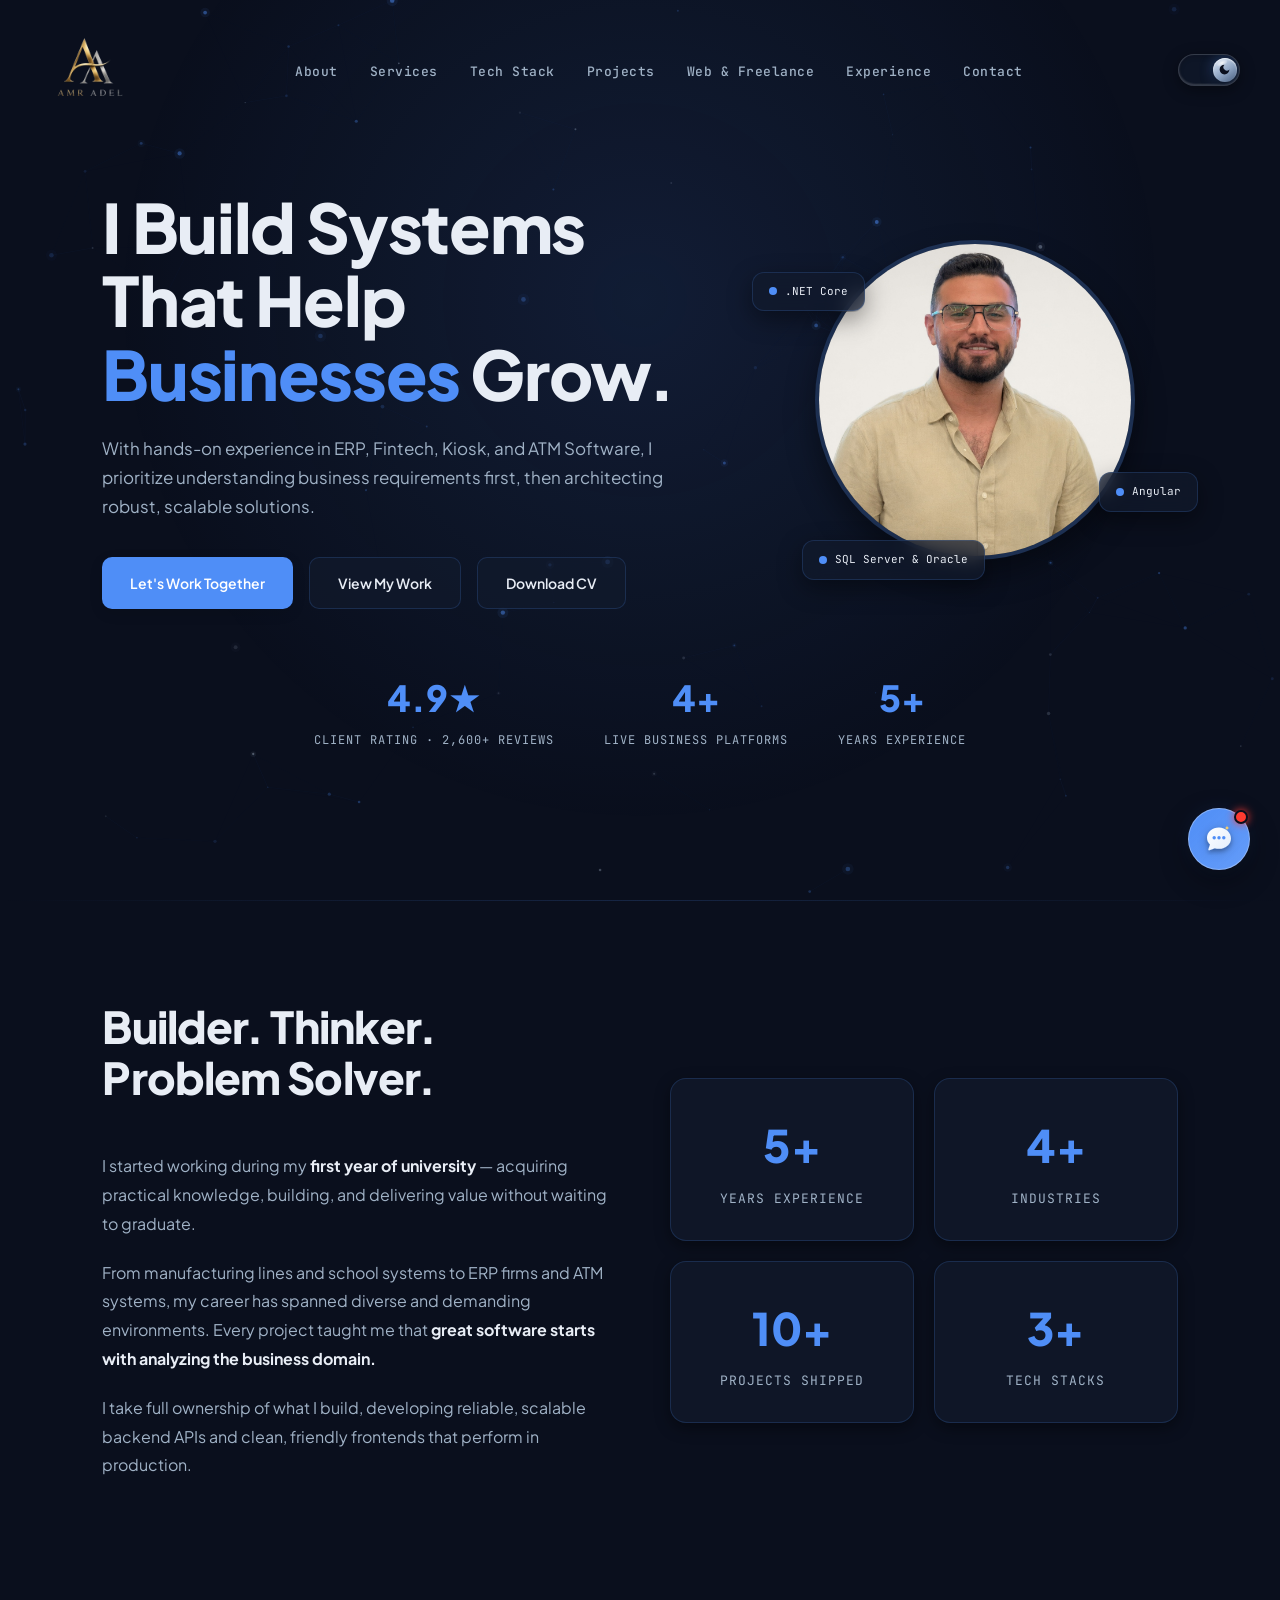
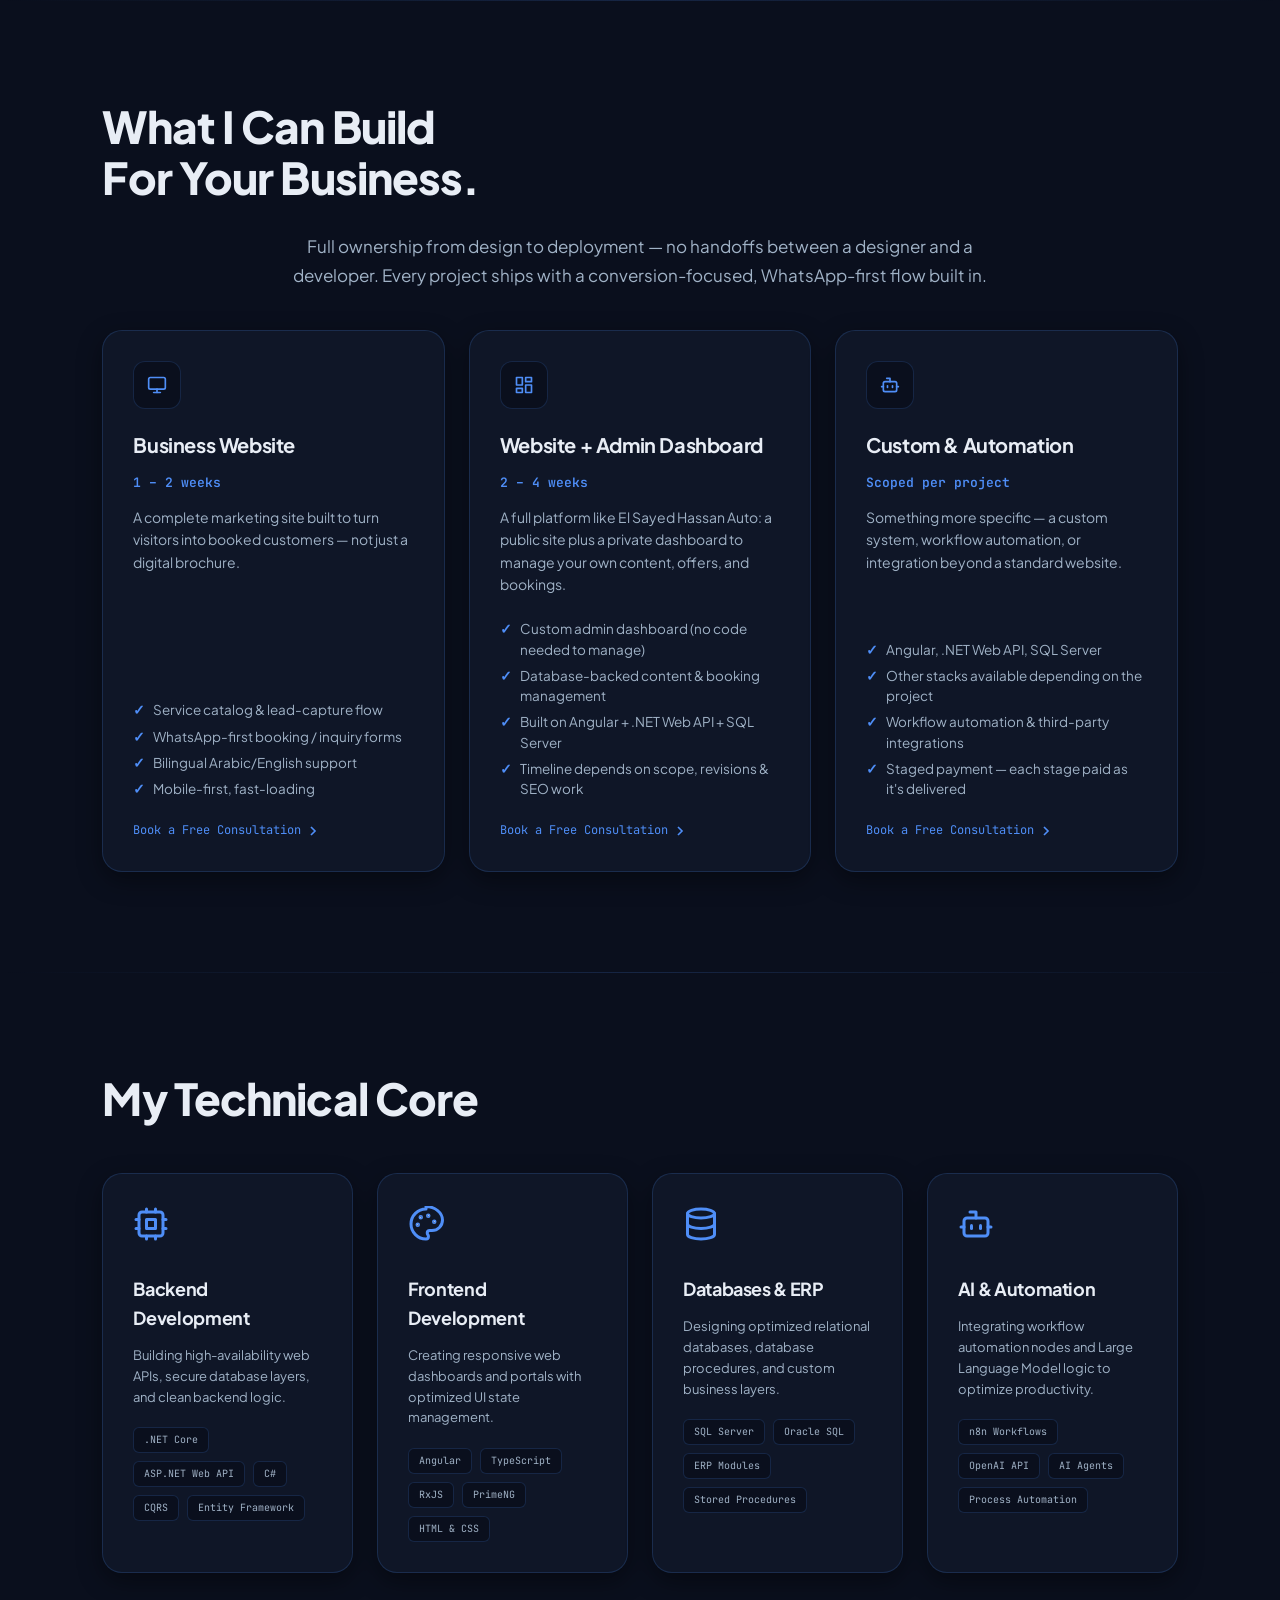
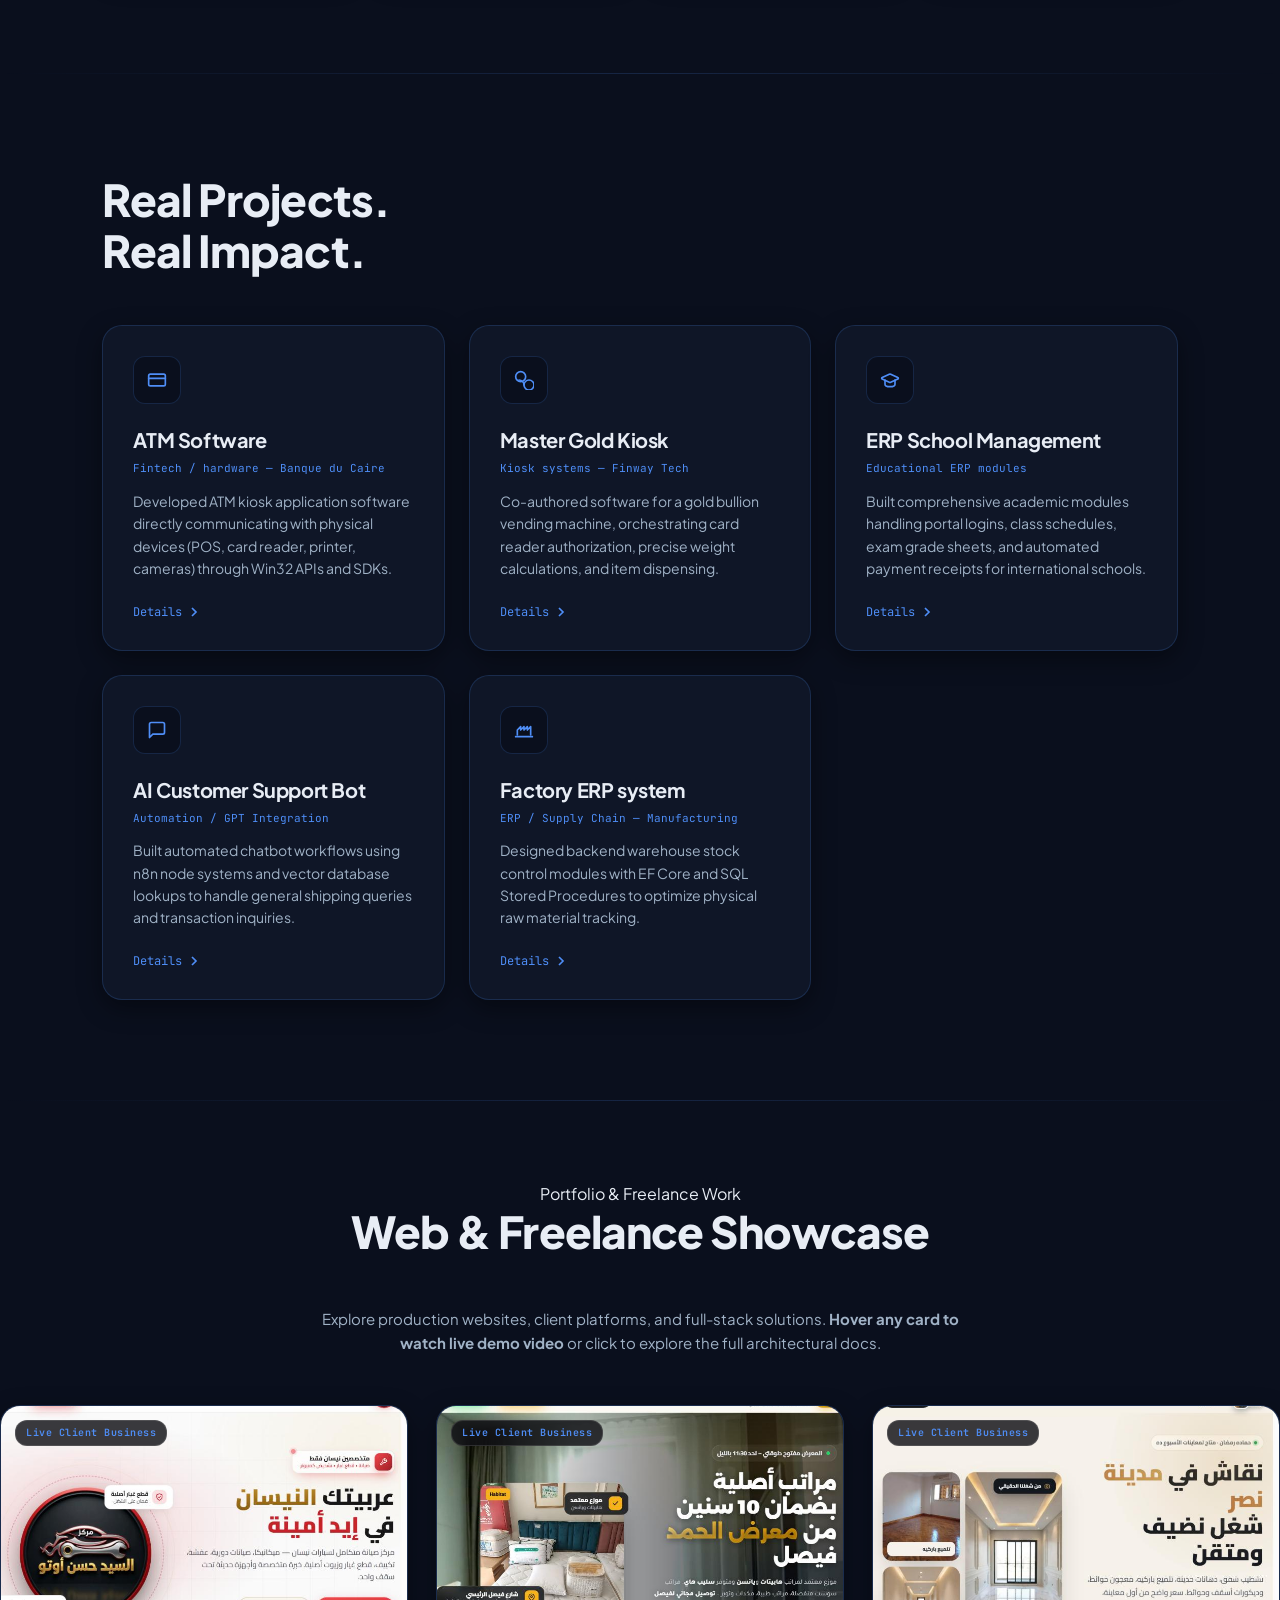
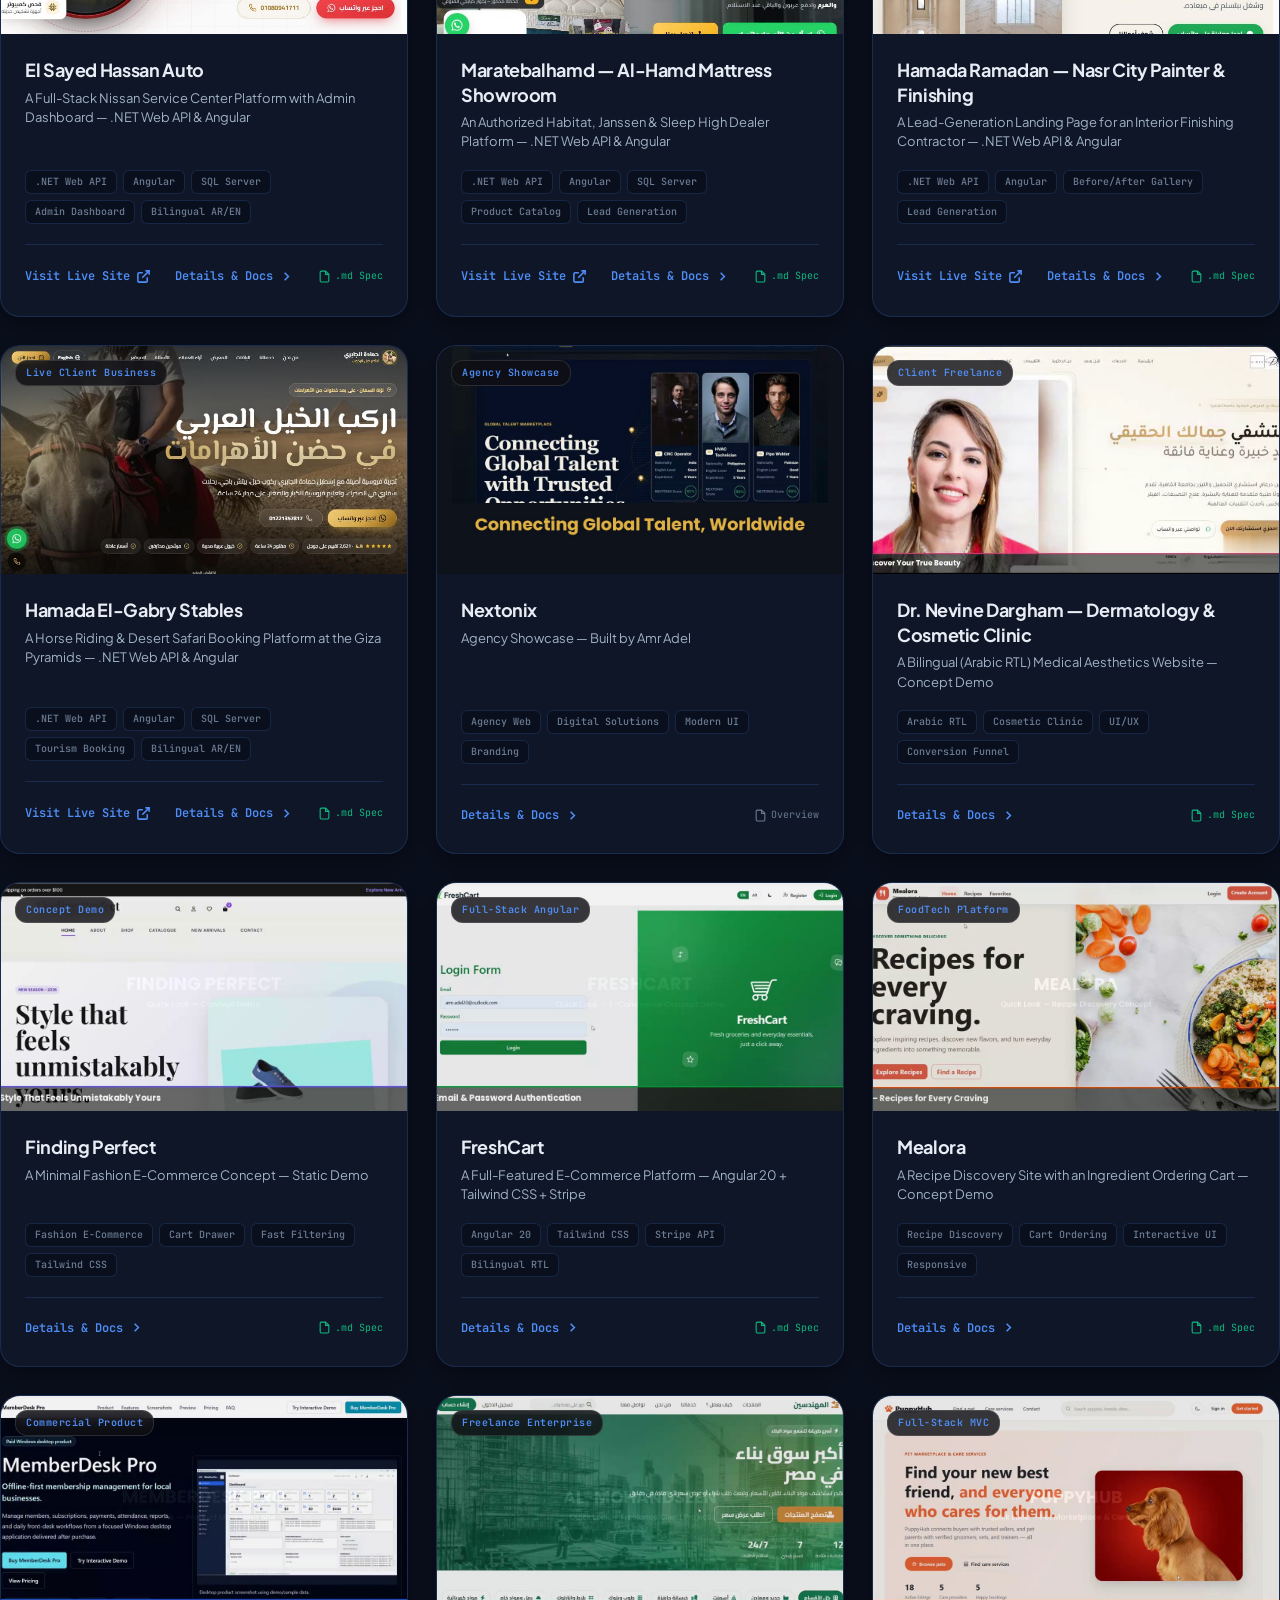
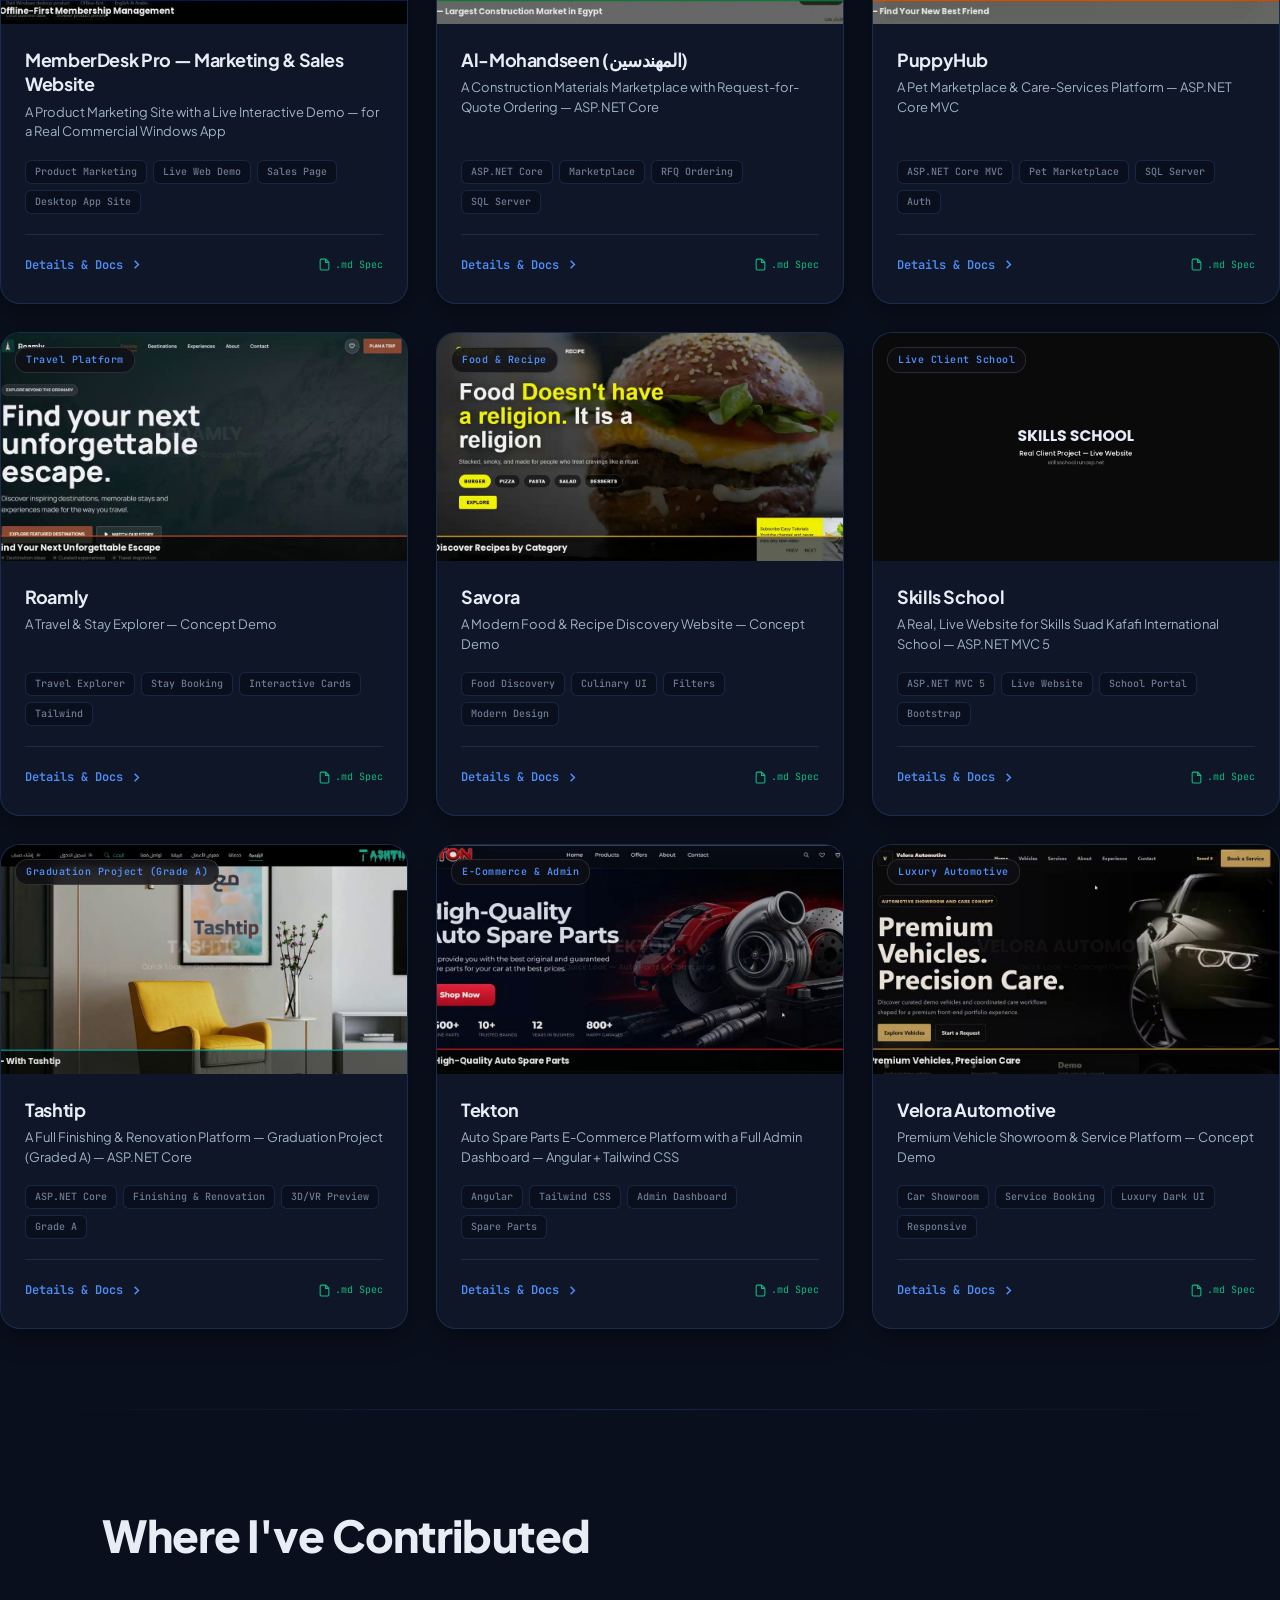
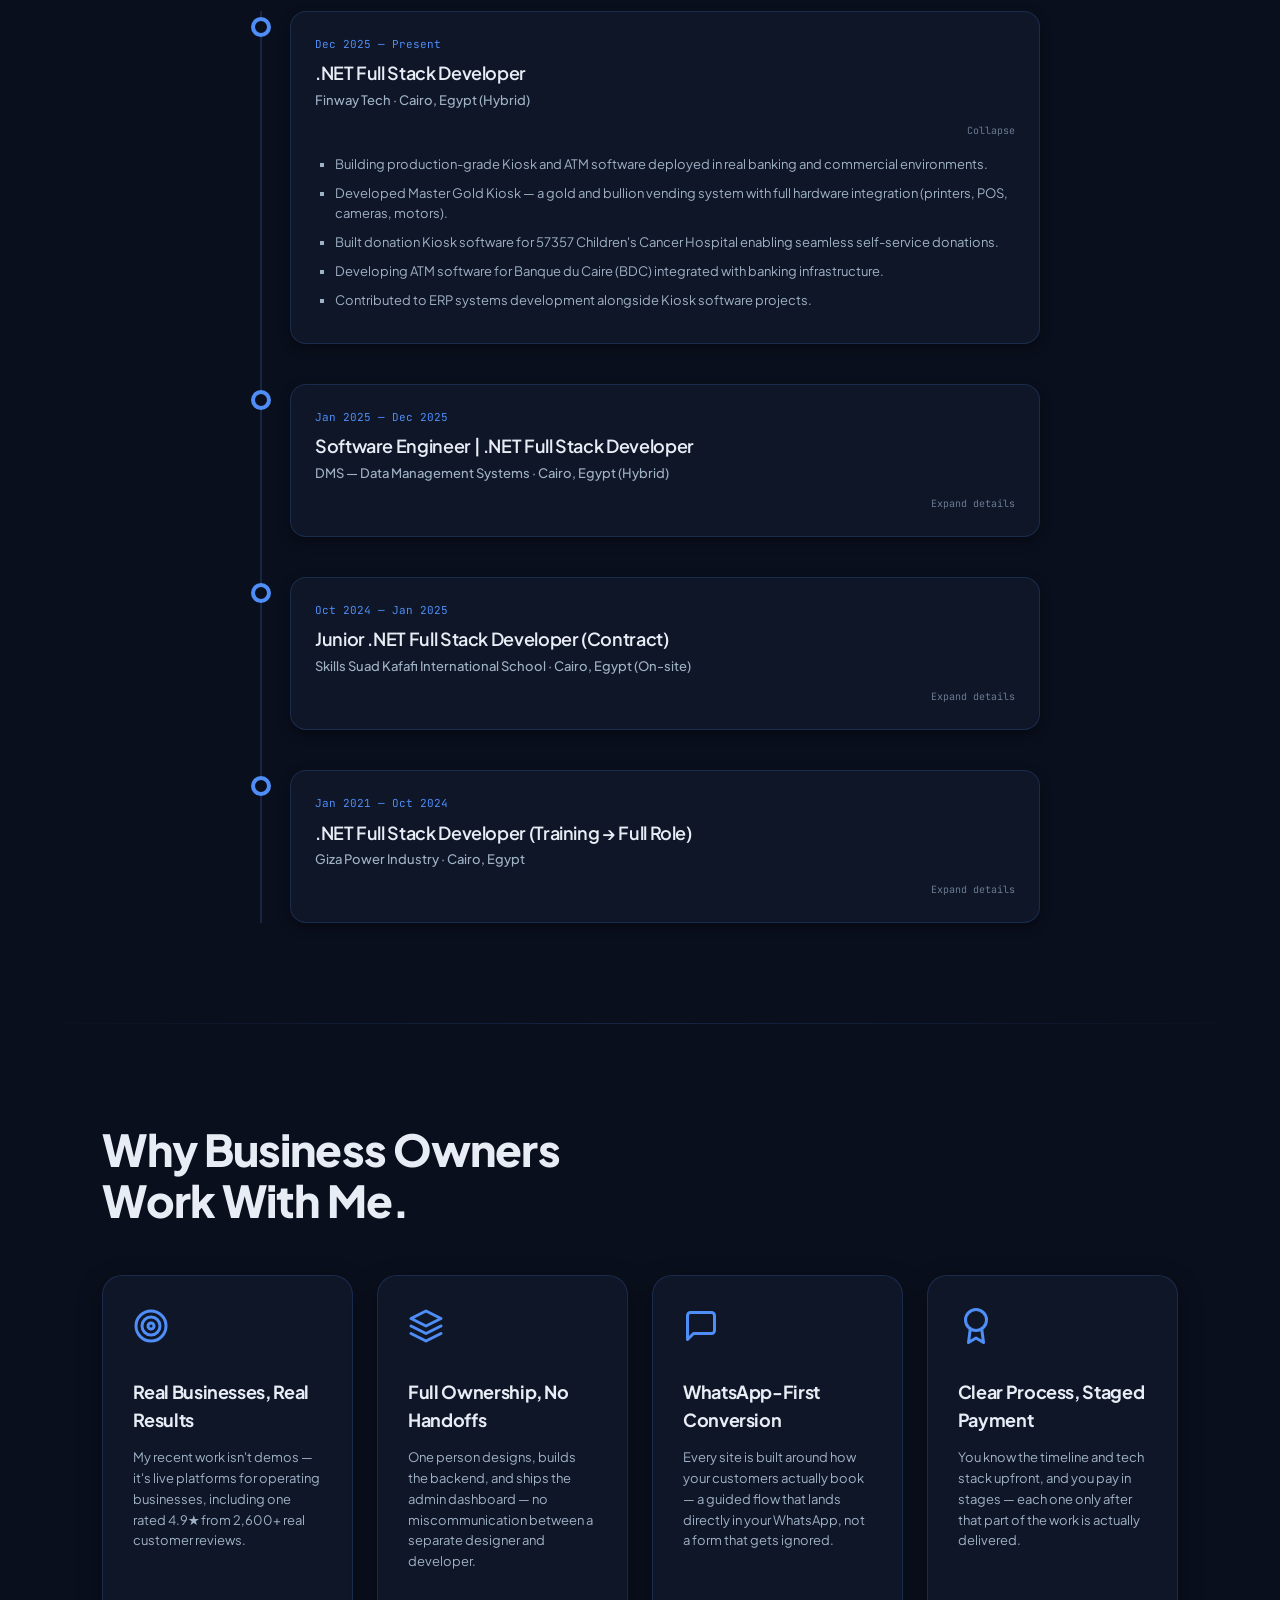
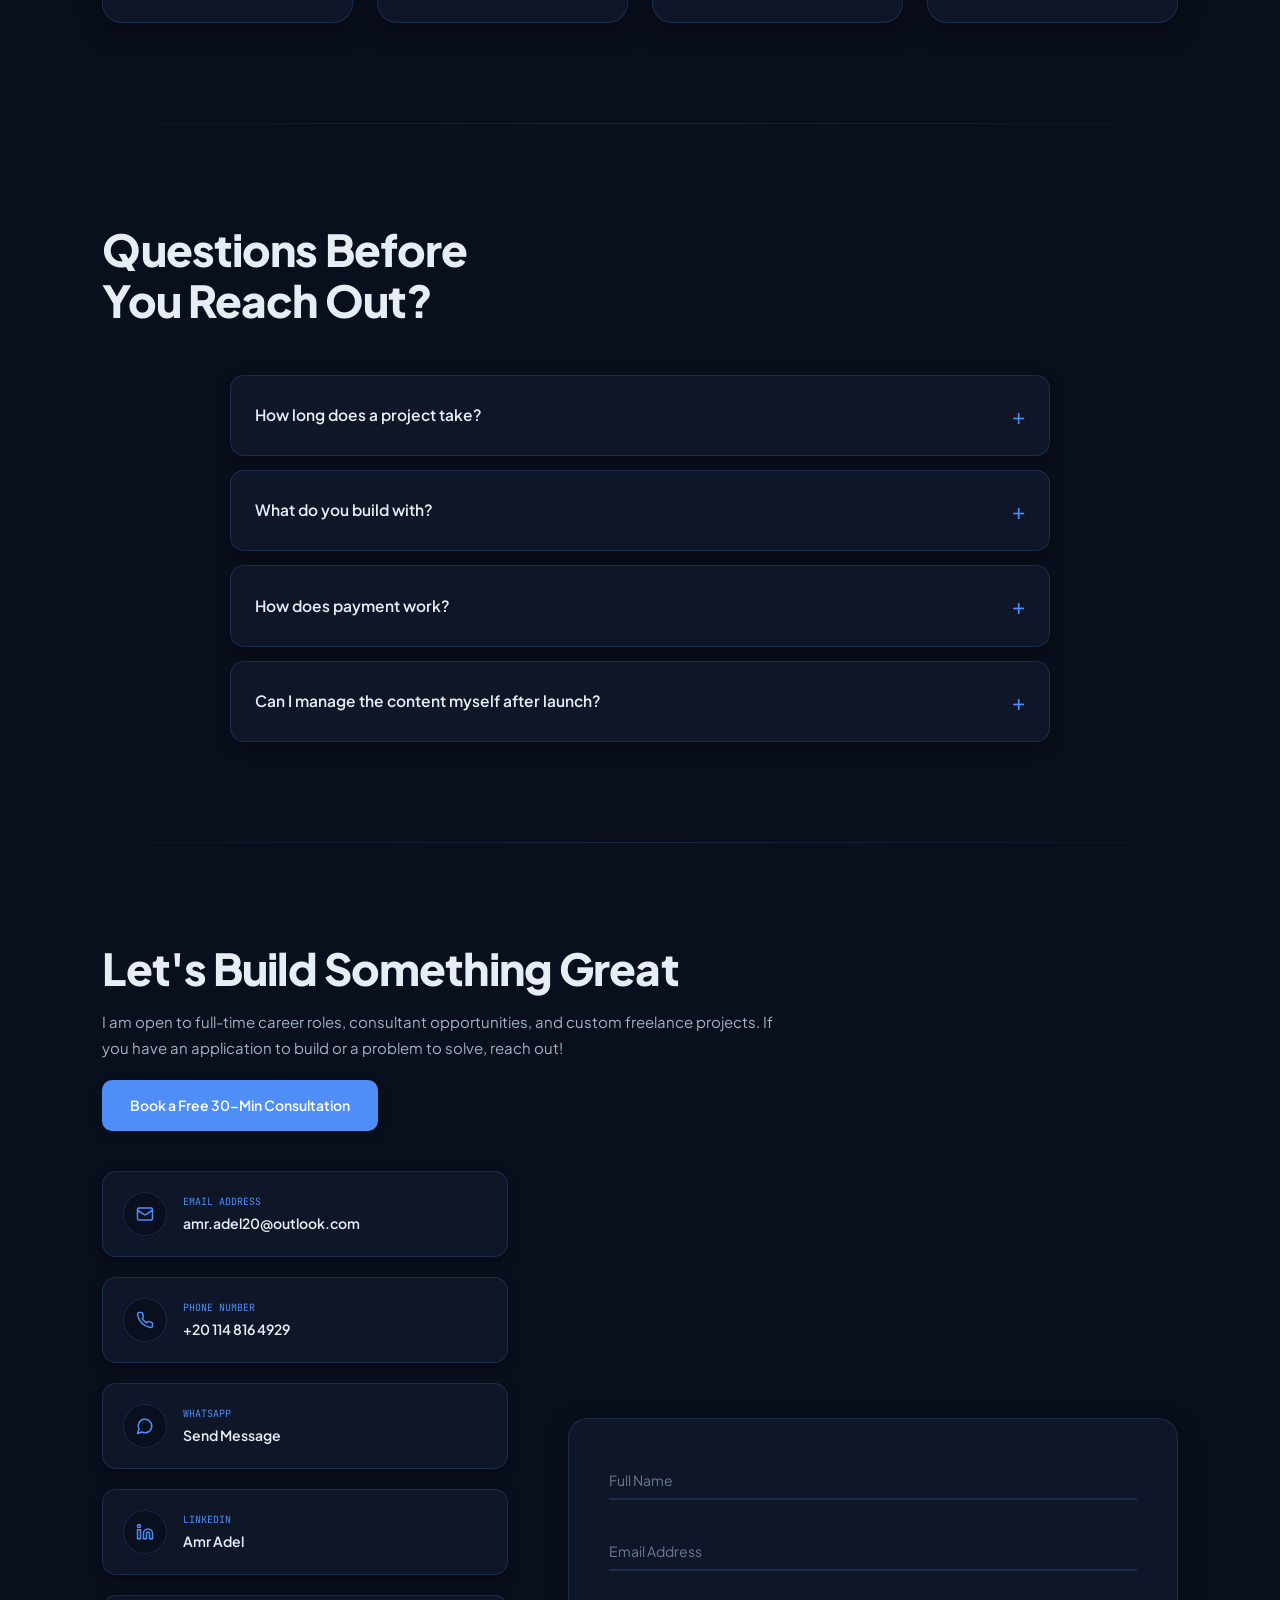
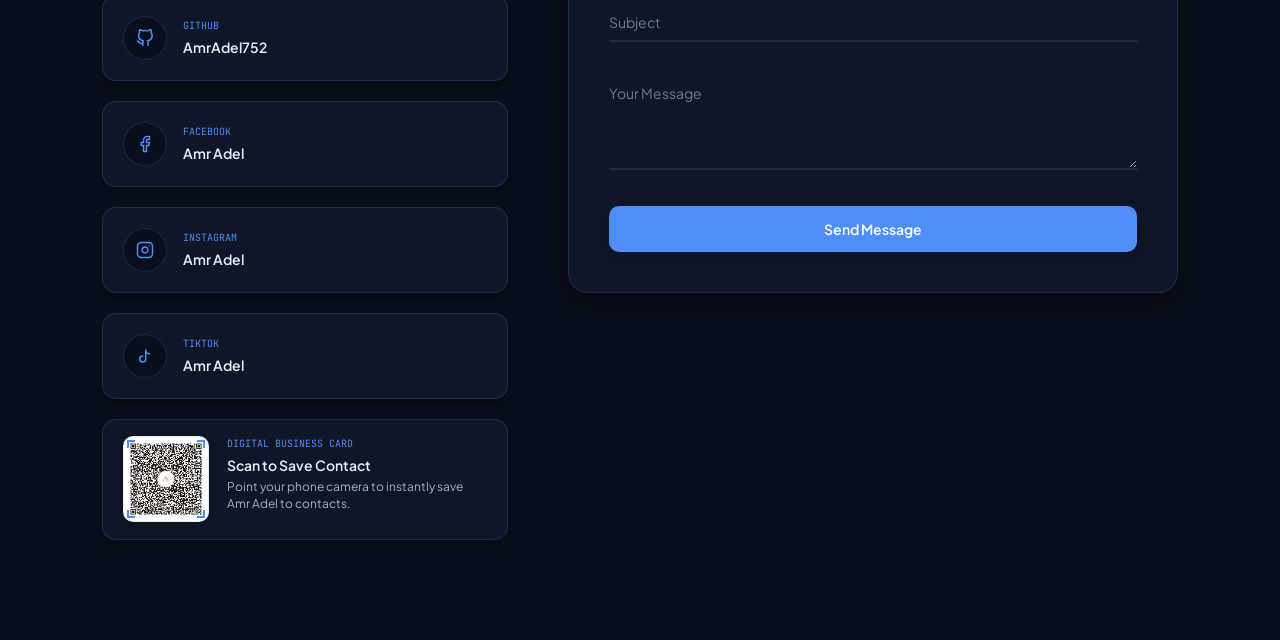
<file: index.html>
<!DOCTYPE html>
<html lang="en" data-theme="dark">
<head>
  <meta charset="UTF-8">
  <meta name="viewport" content="width=device-width, initial-scale=1.0">
  <title>Amr Adel — .NET Full Stack Developer | Business Websites & Admin Dashboards</title>
  <meta name="description" content="Amr Adel builds full-stack business websites, admin dashboards, and automation (Angular + .NET Web API + SQL Server) for real clients — from service businesses to tourism and e-commerce. Free consultation available.">
  <link rel="canonical" href="https://www.amradeldev.com/">

  <!-- Open Graph / Social Share Preview -->
  <meta property="og:type" content="website">
  <meta property="og:url" content="https://www.amradeldev.com/">
  <meta property="og:site_name" content="Amr Adel">
  <meta property="og:title" content="Amr Adel — .NET Full Stack Developer & Business Websites">
  <meta property="og:description" content="I build full-stack business websites, admin dashboards, and automation — real projects for real clients, not just demos.">
  <meta property="og:image" content="https://www.amradeldev.com/assets/og-cover.png">
  <meta name="twitter:card" content="summary_large_image">
  <meta name="twitter:title" content="Amr Adel — .NET Full Stack Developer & Business Websites">
  <meta name="twitter:description" content="I build full-stack business websites, admin dashboards, and automation — real projects for real clients, not just demos.">
  <meta name="twitter:image" content="https://www.amradeldev.com/assets/og-cover.png">

  <!-- Structured Data: helps Google, Bing, and AI assistants (ChatGPT, Claude, Perplexity) understand who Amr is and what he offers -->
  <script type="application/ld+json">
  {
    "@context": "https://schema.org",
    "@type": "ProfessionalService",
    "name": "Amr Adel — .NET Full Stack Developer",
    "url": "https://www.amradeldev.com/",
    "image": "https://www.amradeldev.com/assets/og-cover.png",
    "description": "Full-stack business websites, custom admin dashboards, and automation built with Angular, .NET Web API, and SQL Server — for real operating businesses.",
    "founder": {
      "@type": "Person",
      "name": "Amr Adel",
      "jobTitle": ".NET Full Stack Developer",
      "url": "https://www.amradeldev.com/",
      "email": "mailto:amr.adel20@outlook.com",
      "sameAs": [
        "https://www.linkedin.com/in/amr-adel-ba358a220",
        "https://github.com/AmrAdel752",
        "https://www.facebook.com/amr.adel.official0",
        "https://www.instagram.com/amr.adel.official0",
        "https://www.tiktok.com/@amr.adel.official0"
      ]
    },
    "areaServed": "EG",
    "priceRange": "$$",
    "knowsAbout": ["Angular", ".NET Web API", "SQL Server", "ASP.NET MVC", "Business Websites", "Admin Dashboards", "Workflow Automation"]
  }
  </script>

  <link rel="preconnect" href="https://fonts.googleapis.com">
  <link rel="preconnect" href="https://fonts.gstatic.com" crossorigin>
  <link href="https://fonts.googleapis.com/css2?family=Plus+Jakarta+Sans:ital,wght@0,300;0,400;0,500;0,600;0,700;0,800;1,400;1,500&family=JetBrains+Mono:wght@300;400;500;600&display=swap" rel="stylesheet">
  <link rel="stylesheet" href="style.css?v=3.6">
</head>
<body>

  <!-- Scroll Progress & Ambient Background -->
  <div class="scroll-progress" id="scrollProgress"></div>
  <div class="ambient-glow" id="ambientGlow"></div>
  <canvas id="particles-canvas"></canvas>

  <!-- CUSTOM NON-TRADITIONAL CURSOR -->
  <div class="custom-cursor-dot cursor-hidden" id="cursorDot"></div>
  <div class="custom-cursor-ring cursor-hidden" id="cursorRing">
    <span class="ring-pulse"></span>
  </div>

  <!-- NAVIGATION -->
  <header id="navbar">
    <a href="#" class="logo" onclick="window.scrollTo({top:0,behavior:'smooth'}); return false;">
      <img src="assets/personal-branding_logo-removebg-preview.png" alt="Amr Adel Logo" class="logo-img logo-dark-theme">
      <img src="assets/ChatGPT_Image_Jul_18__2026__12_08_46_AM-removebg-preview.png" alt="Amr Adel Logo" class="logo-img logo-light-theme">
    </a>
    <nav>
      <ul class="nav-links">
        <li><a href="#about">About</a></li>
        <li><a href="#services">Services</a></li>
        <li><a href="#skills">Tech Stack</a></li>
        <li><a href="#projects">Projects</a></li>
        <li><a href="#freelance-projects">Web & Freelance</a></li>
        <li><a href="#experience">Experience</a></li>
        <li><a href="#contact">Contact</a></li>
      </ul>
    </nav>
    <div class="nav-controls">
      <button class="theme-toggle-btn theme-switch" aria-label="Toggle Theme" id="themeToggleBtn" type="button" title="Switch between dark and light themes">
        <span class="toggle-track">
          <span class="toggle-thumb">
            <svg class="toggle-icon sun-icon" viewBox="0 0 24 24" fill="none" stroke="currentColor" stroke-width="2.2" stroke-linecap="round" stroke-linejoin="round">
              <circle cx="12" cy="12" r="4.2"/>
              <path d="M12 2v2M12 20v2M4.93 4.93l1.41 1.41M17.66 17.66l1.41 1.41M2 12h2M20 12h2M6.34 17.66l-1.41 1.41M19.07 4.93l-1.41 1.41"/>
            </svg>
            <svg class="toggle-icon moon-icon" viewBox="0 0 24 24" fill="currentColor">
              <path d="M12 3a6 6 0 0 0 9 9 9 9 0 1 1-9-9Z"/>
            </svg>
          </span>
        </span>
      </button>
      <button class="mobile-nav-toggle" aria-label="Open Navigation Menu">
        <span></span>
        <span></span>
        <span></span>
      </button>
    </div>
  </header>

  <!-- HERO SECTION -->
  <section class="hero" id="home">
    <div class="hero-grid">
      <div class="hero-content reveal-left">


        <h1 class="hero-title">
          I Build Systems <br>
          That Help <span class="highlight">Businesses</span> Grow.
        </h1>
        <p class="hero-desc">
          With hands-on experience in ERP, Fintech, Kiosk, and ATM Software, I prioritize understanding business requirements first, then architecting robust, scalable solutions.
        </p>
        <div class="hero-buttons">
          <a href="#contact" class="btn btn-primary">Let's Work Together</a>
          <a href="#projects" class="btn btn-secondary">View My Work</a>
          <a href="assets/Amr_Adel_CV.pdf" class="btn btn-secondary" download>Download CV</a>
        </div>
      </div>
      
      <div class="hero-visual reveal-right">
        <div class="image-container">
          <img class="hero-portrait" src="assets/profile.jpg" alt="Amr Adel Portrait">
        </div>
        <div class="floating-badge fb-1">
          <div class="badge-dot"></div> .NET Core
        </div>
        <div class="floating-badge fb-2">
          <div class="badge-dot"></div> Angular
        </div>
        <div class="floating-badge fb-3">
          <div class="badge-dot"></div> SQL Server & Oracle
        </div>
      </div>
    </div>

    <!-- TRUST BAR -->
    <div class="trust-bar reveal">
      <div class="trust-item">
        <div class="trust-num">4.9★</div>
        <div class="trust-label">Client Rating · 2,600+ Reviews</div>
      </div>
      <div class="trust-item">
        <div class="trust-num">4+</div>
        <div class="trust-label">Live Business Platforms</div>
      </div>
      <div class="trust-item">
        <div class="trust-num">5+</div>
        <div class="trust-label">Years Experience</div>
      </div>
    </div>
  </section>

  <div class="section-divider"></div>

  <!-- ABOUT & STATS -->
  <section id="about">
    <div class="about-grid">
      <div class="about-content reveal-left">
        <h2 class="section-title">Builder. Thinker.<br>Problem Solver.</h2>
        <p>
          I started working during my <strong>first year of university</strong> — acquiring practical knowledge, building, and delivering value without waiting to graduate.
        </p>
        <p>
          From manufacturing lines and school systems to ERP firms and ATM systems, my career has spanned diverse and demanding environments. Every project taught me that <strong>great software starts with analyzing the business domain.</strong>
        </p>
        <p>
          I take full ownership of what I build, developing reliable, scalable backend APIs and clean, friendly frontends that perform in production.
        </p>
      </div>
      
      <div class="stats-grid reveal-right">
        <div class="stat-card">
          <div class="stat-num" data-target="5">0+</div>
          <div class="stat-label">Years Experience</div>
        </div>
        <div class="stat-card">
          <div class="stat-num" data-target="4">0+</div>
          <div class="stat-label">Industries</div>
        </div>
        <div class="stat-card">
          <div class="stat-num" data-target="10">0+</div>
          <div class="stat-label">Projects Shipped</div>
        </div>
        <div class="stat-card">
          <div class="stat-num" data-target="3">0+</div>
          <div class="stat-label">Tech Stacks</div>
        </div>
      </div>
    </div>
  </section>

  <div class="section-divider"></div>

  <!-- SERVICES -->
  <section id="services">
    <h2 class="section-title reveal">What I Can Build<br>For Your Business.</h2>
    <p class="hero-desc reveal" style="max-width: 700px; margin: -20px auto 40px; text-align: center;">
      Full ownership from design to deployment — no handoffs between a designer and a developer. Every project ships with a conversion-focused, WhatsApp-first flow built in.
    </p>
    <div class="projects-grid">
      <div class="project-card reveal" style="transition-delay: 0s">
        <div class="project-icon">
          <svg viewBox="0 0 24 24" fill="none" stroke="currentColor" stroke-width="2" stroke-linecap="round" stroke-linejoin="round"><rect x="2" y="3" width="20" height="14" rx="2" ry="2"></rect><line x1="8" y1="21" x2="16" y2="21"></line><line x1="12" y1="17" x2="12" y2="21"></line></svg>
        </div>
        <h3>Business Website</h3>
        <div class="service-price">1 – 2 weeks</div>
        <p>A complete marketing site built to turn visitors into booked customers — not just a digital brochure.</p>
        <ul class="service-features">
          <li>Service catalog & lead-capture flow</li>
          <li>WhatsApp-first booking / inquiry forms</li>
          <li>Bilingual Arabic/English support</li>
          <li>Mobile-first, fast-loading</li>
        </ul>
        <a href="https://calendly.com/amr619337/30min" target="_blank" rel="noopener" class="btn-details" style="text-decoration:none; display:inline-flex;">
          Book a Free Consultation
          <svg width="16" height="16" viewBox="0 0 24 24" fill="none" stroke="currentColor" stroke-width="2.5"><polyline points="9 18 15 12 9 6"></polyline></svg>
        </a>
      </div>

      <div class="project-card reveal" style="transition-delay: 0.1s">
        <div class="project-icon">
          <svg viewBox="0 0 24 24" fill="none" stroke="currentColor" stroke-width="2" stroke-linecap="round" stroke-linejoin="round"><rect x="3" y="3" width="7" height="9"></rect><rect x="14" y="3" width="7" height="5"></rect><rect x="14" y="12" width="7" height="9"></rect><rect x="3" y="16" width="7" height="5"></rect></svg>
        </div>
        <h3>Website + Admin Dashboard</h3>
        <div class="service-price">2 – 4 weeks</div>
        <p>A full platform like El Sayed Hassan Auto: a public site plus a private dashboard to manage your own content, offers, and bookings.</p>
        <ul class="service-features">
          <li>Custom admin dashboard (no code needed to manage)</li>
          <li>Database-backed content & booking management</li>
          <li>Built on Angular + .NET Web API + SQL Server</li>
          <li>Timeline depends on scope, revisions & SEO work</li>
        </ul>
        <a href="https://calendly.com/amr619337/30min" target="_blank" rel="noopener" class="btn-details" style="text-decoration:none; display:inline-flex;">
          Book a Free Consultation
          <svg width="16" height="16" viewBox="0 0 24 24" fill="none" stroke="currentColor" stroke-width="2.5"><polyline points="9 18 15 12 9 6"></polyline></svg>
        </a>
      </div>

      <div class="project-card reveal" style="transition-delay: 0.2s">
        <div class="project-icon">
          <svg viewBox="0 0 24 24" fill="none" stroke="currentColor" stroke-width="2" stroke-linecap="round" stroke-linejoin="round"><path d="M12 8V4H8"/><rect width="16" height="12" x="4" y="8" rx="2"/><path d="M2 14h2"/><path d="M20 14h2"/><path d="M15 13v2"/><path d="M9 13v2"/></svg>
        </div>
        <h3>Custom & Automation</h3>
        <div class="service-price">Scoped per project</div>
        <p>Something more specific — a custom system, workflow automation, or integration beyond a standard website.</p>
        <ul class="service-features">
          <li>Angular, .NET Web API, SQL Server</li>
          <li>Other stacks available depending on the project</li>
          <li>Workflow automation & third-party integrations</li>
          <li>Staged payment — each stage paid as it's delivered</li>
        </ul>
        <a href="https://calendly.com/amr619337/30min" target="_blank" rel="noopener" class="btn-details" style="text-decoration:none; display:inline-flex;">
          Book a Free Consultation
          <svg width="16" height="16" viewBox="0 0 24 24" fill="none" stroke="currentColor" stroke-width="2.5"><polyline points="9 18 15 12 9 6"></polyline></svg>
        </a>
      </div>
    </div>
  </section>

  <div class="section-divider"></div>

  <!-- TECH STACK -->
  <section id="skills">
    <h2 class="section-title reveal">My Technical Core</h2>
    <div class="skills-container">
      <div class="skill-card reveal" style="transition-delay: 0s">
        <span class="skill-icon">
          <svg viewBox="0 0 24 24" fill="none" stroke="currentColor" stroke-width="2" stroke-linecap="round" stroke-linejoin="round"><rect width="16" height="16" x="4" y="4" rx="2"/><path d="M9 9h6v6H9zm0-5V2m6 2V2m-6 20v-2m6 2v-2M20 9h2m-2 6h2M2 9h2m-2 6h2"/></svg>
        </span>
        <h3>Backend Development</h3>
        <p>Building high-availability web APIs, secure database layers, and clean backend logic.</p>
        <div class="skill-tags">
          <span class="tag">.NET Core</span>
          <span class="tag">ASP.NET Web API</span>
          <span class="tag">C#</span>
          <span class="tag">CQRS</span>
          <span class="tag">Entity Framework</span>
        </div>
      </div>
      
      <div class="skill-card reveal" style="transition-delay: 0.1s">
        <span class="skill-icon">
          <svg viewBox="0 0 24 24" fill="none" stroke="currentColor" stroke-width="2" stroke-linecap="round" stroke-linejoin="round"><circle cx="13.5" cy="6.5" r=".5" fill="currentColor"/><circle cx="17.5" cy="10.5" r=".5" fill="currentColor"/><circle cx="8.5" cy="7.5" r=".5" fill="currentColor"/><circle cx="6.5" cy="12.5" r=".5" fill="currentColor"/><path d="M12 2C6.5 2 2 6.5 2 12s4.5 10 10 10c.92 0 1.63-.77 1.63-1.7 0-.42-.15-.8-.4-1.12-.25-.3-.4-.7-.4-1.13 0-.93.77-1.65 1.7-1.65H16c3.87 0 7-3.13 7-7 0-4.97-4.97-9-11-9z"/></svg>
        </span>
        <h3>Frontend Development</h3>
        <p>Creating responsive web dashboards and portals with optimized UI state management.</p>
        <div class="skill-tags">
          <span class="tag">Angular</span>
          <span class="tag">TypeScript</span>
          <span class="tag">RxJS</span>
          <span class="tag">PrimeNG</span>
          <span class="tag">HTML & CSS</span>
        </div>
      </div>

      <div class="skill-card reveal" style="transition-delay: 0.2s">
        <span class="skill-icon">
          <svg viewBox="0 0 24 24" fill="none" stroke="currentColor" stroke-width="2" stroke-linecap="round" stroke-linejoin="round"><ellipse cx="12" cy="5" rx="9" ry="3"/><path d="M3 5v14c0 1.66 4 3 9 3s9-1.34 9-3V5"/><path d="M3 12c0 1.66 4 3 9 3s9-1.34 9-3"/></svg>
        </span>
        <h3>Databases & ERP</h3>
        <p>Designing optimized relational databases, database procedures, and custom business layers.</p>
        <div class="skill-tags">
          <span class="tag">SQL Server</span>
          <span class="tag">Oracle SQL</span>
          <span class="tag">ERP Modules</span>
          <span class="tag">Stored Procedures</span>
        </div>
      </div>

      <div class="skill-card reveal" style="transition-delay: 0.3s">
        <span class="skill-icon">
          <svg viewBox="0 0 24 24" fill="none" stroke="currentColor" stroke-width="2" stroke-linecap="round" stroke-linejoin="round"><path d="M12 8V4H8"/><rect width="16" height="12" x="4" y="8" rx="2"/><path d="M2 14h2"/><path d="M20 14h2"/><path d="M15 13v2"/><path d="M9 13v2"/></svg>
        </span>
        <h3>AI & Automation</h3>
        <p>Integrating workflow automation nodes and Large Language Model logic to optimize productivity.</p>
        <div class="skill-tags">
          <span class="tag">n8n Workflows</span>
          <span class="tag">OpenAI API</span>
          <span class="tag">AI Agents</span>
          <span class="tag">Process Automation</span>
        </div>
      </div>
    </div>
  </section>

  <div class="section-divider"></div>

  <!-- PROJECTS -->
  <section id="projects">
    <h2 class="section-title reveal">Real Projects.<br>Real Impact.</h2>
    



    <div class="projects-grid">
      <!-- Project 1 -->
      <div class="project-card reveal" data-category="fintech" style="transition-delay: 0s">
        <div class="project-icon">
          <svg viewBox="0 0 24 24" fill="none" stroke="currentColor" stroke-width="2" stroke-linecap="round" stroke-linejoin="round"><rect width="20" height="14" x="2" y="5" rx="2"/><line x1="2" x2="22" y1="10" y2="10"/></svg>
        </div>
        <h3>ATM Software</h3>
        <div class="project-meta">Fintech / hardware — Banque du Caire</div>
        <p>Developed ATM kiosk application software directly communicating with physical devices (POS, card reader, printer, cameras) through Win32 APIs and SDKs.</p>
        <button class="btn-details">
          Details 
          <svg width="16" height="16" viewBox="0 0 24 24" fill="none" stroke="currentColor" stroke-width="2.5"><polyline points="9 18 15 12 9 6"></polyline></svg>
        </button>
      </div>

      <!-- Project 2 -->
      <div class="project-card reveal" data-category="fintech" style="transition-delay: 0.1s">
        <div class="project-icon">
          <svg viewBox="0 0 24 24" fill="none" stroke="currentColor" stroke-width="2" stroke-linecap="round" stroke-linejoin="round"><circle cx="8" cy="8" r="6"/><circle cx="18" cy="18" r="6"/><path d="M12 18a6 6 0 0 0-6-6"/></svg>
        </div>
        <h3>Master Gold Kiosk</h3>
        <div class="project-meta">Kiosk systems — Finway Tech</div>
        <p>Co-authored software for a gold bullion vending machine, orchestrating card reader authorization, precise weight calculations, and item dispensing.</p>
        <button class="btn-details">
          Details 
          <svg width="16" height="16" viewBox="0 0 24 24" fill="none" stroke="currentColor" stroke-width="2.5"><polyline points="9 18 15 12 9 6"></polyline></svg>
        </button>
      </div>

      <!-- Project 3 -->
      <div class="project-card reveal" data-category="erp" style="transition-delay: 0.2s">
        <div class="project-icon">
          <svg viewBox="0 0 24 24" fill="none" stroke="currentColor" stroke-width="2" stroke-linecap="round" stroke-linejoin="round"><path d="M21.42 10.922a1 1 0 0 0-.019-1.838L12.83 5.18a2 2 0 0 0-1.66 0L2.6 9.08a1 1 0 0 0 0 1.832l8.57 3.908a2 2 0 0 0 1.66 0z"/><path d="M6 12v5c0 2 2 3 6 3s6-1 6-3v-5"/></svg>
        </div>
        <h3>ERP School Management</h3>
        <div class="project-meta">Educational ERP modules</div>
        <p>Built comprehensive academic modules handling portal logins, class schedules, exam grade sheets, and automated payment receipts for international schools.</p>
        <button class="btn-details">
          Details 
          <svg width="16" height="16" viewBox="0 0 24 24" fill="none" stroke="currentColor" stroke-width="2.5"><polyline points="9 18 15 12 9 6"></polyline></svg>
        </button>
      </div>

      <!-- Project 4 -->
      <div class="project-card reveal" data-category="ai" style="transition-delay: 0.3s">
        <div class="project-icon">
          <svg viewBox="0 0 24 24" fill="none" stroke="currentColor" stroke-width="2" stroke-linecap="round" stroke-linejoin="round"><path d="M21 15a2 2 0 0 1-2 2H7l-4 4V5a2 2 0 0 1 2-2h14a2 2 0 0 1 2 2z"/></svg>
        </div>
        <h3>AI Customer Support Bot</h3>
        <div class="project-meta">Automation / GPT Integration</div>
        <p>Built automated chatbot workflows using n8n node systems and vector database lookups to handle general shipping queries and transaction inquiries.</p>
        <button class="btn-details">
          Details 
          <svg width="16" height="16" viewBox="0 0 24 24" fill="none" stroke="currentColor" stroke-width="2.5"><polyline points="9 18 15 12 9 6"></polyline></svg>
        </button>
      </div>

      <!-- Project 5 -->
      <div class="project-card reveal" data-category="erp" style="transition-delay: 0.4s">
        <div class="project-icon">
          <svg viewBox="0 0 24 24" fill="none" stroke="currentColor" stroke-width="2" stroke-linecap="round" stroke-linejoin="round"><path d="M2 20h20"/><path d="M20 18V8l-4 4V8l-4 4V8L8 12V8L4 12v6"/></svg>
        </div>
        <h3>Factory ERP system</h3>
        <div class="project-meta">ERP / Supply Chain — Manufacturing</div>
        <p>Designed backend warehouse stock control modules with EF Core and SQL Stored Procedures to optimize physical raw material tracking.</p>
        <button class="btn-details">
          Details 
          <svg width="16" height="16" viewBox="0 0 24 24" fill="none" stroke="currentColor" stroke-width="2.5"><polyline points="9 18 15 12 9 6"></polyline></svg>
        </button>
      </div>
    </div>
  </section>

  <div class="section-divider"></div>

  <!-- FREELANCE & WEB SHOWCASE -->
  <section id="freelance-projects" class="web-showcase-section">
    <div class="showcase-header reveal">
      <div class="section-tag">Portfolio & Freelance Work</div>
      <h2 class="section-title">Web & Freelance Showcase</h2>
      <p class="section-desc">
        Explore production websites, client platforms, and full-stack solutions. 
        <strong>Hover any card to watch live demo video</strong> or click to explore the full architectural docs.
      </p>
    </div>

    <!-- Cards Grid (populated dynamically from projects-data.js) -->
    <div class="showcase-grid" id="showcaseGrid"></div>
  </section>

  <div class="section-divider"></div>

  <!-- EXPERIENCE -->
  <section id="experience">
    <h2 class="section-title reveal">Where I've Contributed</h2>
    
    <div class="timeline">
      <!-- Exp 1: Finway Tech -->
      <div class="timeline-item reveal">
        <div class="timeline-dot"></div>
        <div class="timeline-card active">
          <div class="timeline-period">Dec 2025 — Present</div>
          <h3 class="timeline-role">.NET Full Stack Developer</h3>
          <div class="timeline-company">Finway Tech · Cairo, Egypt (Hybrid)</div>
          <div class="expand-indicator"><span></span></div>
          <div class="timeline-details">
            <ul>
              <li>Building production-grade Kiosk and ATM software deployed in real banking and commercial environments.</li>
              <li>Developed Master Gold Kiosk — a gold and bullion vending system with full hardware integration (printers, POS, cameras, motors).</li>
              <li>Built donation Kiosk software for 57357 Children's Cancer Hospital enabling seamless self-service donations.</li>
              <li>Developing ATM software for Banque du Caire (BDC) integrated with banking infrastructure.</li>
              <li>Contributed to ERP systems development alongside Kiosk software projects.</li>
            </ul>
          </div>
        </div>
      </div>

      <!-- Exp 2: DMS -->
      <div class="timeline-item reveal">
        <div class="timeline-dot"></div>
        <div class="timeline-card">
          <div class="timeline-period">Jan 2025 — Dec 2025</div>
          <h3 class="timeline-role">Software Engineer | .NET Full Stack Developer</h3>
          <div class="timeline-company">DMS — Data Management Systems · Cairo, Egypt (Hybrid)</div>
          <div class="expand-indicator"><span></span></div>
          <div class="timeline-details">
            <ul>
              <li>Developed and enhanced ERP production modules (Production Setup, Orders, Maintenance, Customer Orders, Production Planning) serving large-scale factories across Egypt and the Gulf.</li>
              <li>Built and customized Angular Material and PrimeNG components adapting to client-specific requirements and ensuring responsive, user-friendly interfaces.</li>
              <li>Integrated Angular components with .NET Core Web API using Repository, Unit of Work, and CQRS patterns enabling full CRUD operations.</li>
              <li>Designed and optimized professional reports with Oracle (TOAD), improving accuracy and performance.</li>
              <li>Implemented role-based UI authorization and collaborated in Agile team across development, debugging, and testing.</li>
            </ul>
          </div>
        </div>
      </div>

      <!-- Exp 3: Skills Suad Kafafi International School -->
      <div class="timeline-item reveal">
        <div class="timeline-dot"></div>
        <div class="timeline-card">
          <div class="timeline-period">Oct 2024 — Jan 2025</div>
          <h3 class="timeline-role">Junior .NET Full Stack Developer (Contract)</h3>
          <div class="timeline-company">Skills Suad Kafafi International School · Cairo, Egypt (On-site)</div>
          <div class="expand-indicator"><span></span></div>
          <div class="timeline-details">
            <ul>
              <li>Designed and implemented the school's official website UI ensuring responsive layouts using HTML, CSS, Bootstrap, and JavaScript.</li>
              <li>Utilized ASP.NET MVC for backend development ensuring seamless and scalable user experience.</li>
              <li>Collaborated with the administrative team to deliver a modern and accessible online presence.</li>
            </ul>
          </div>
        </div>
      </div>

      <!-- Exp 4: Giza Power Industry -->
      <div class="timeline-item reveal">
        <div class="timeline-dot"></div>
        <div class="timeline-card">
          <div class="timeline-period">Jan 2021 — Oct 2024</div>
          <h3 class="timeline-role">.NET Full Stack Developer (Training → Full Role)</h3>
          <div class="timeline-company">Giza Power Industry · Cairo, Egypt</div>
          <div class="expand-indicator"><span></span></div>
          <div class="timeline-details">
            <ul>
              <li>Started as a trainee during university and progressed to a full developer role — gaining 4 years of hands-on ERP experience in cable manufacturing.</li>
              <li>Worked on and enhanced an ERP system including modules for production lifecycle, warehouse management, and maintenance.</li>
              <li>Built and maintained modules integrated with the HR system for employee and administrative processes.</li>
              <li>Supported migration of the ERP system to a web-based platform using ASP.NET MVC Core improving scalability and accessibility.</li>
            </ul>
          </div>
        </div>
      </div>
    </div>
  </section>

  <div class="section-divider"></div>

  <!-- WHY WORK WITH ME -->
  <section id="why-me">
    <h2 class="section-title reveal">Why Business Owners<br>Work With Me.</h2>
    <div class="skills-container">
      <div class="skill-card reveal" style="transition-delay: 0s">
        <span class="skill-icon">
          <svg viewBox="0 0 24 24" fill="none" stroke="currentColor" stroke-width="2" stroke-linecap="round" stroke-linejoin="round"><circle cx="12" cy="12" r="10"/><circle cx="12" cy="12" r="6"/><circle cx="12" cy="12" r="2"/></svg>
        </span>
        <h3>Real Businesses, Real Results</h3>
        <p>My recent work isn't demos — it's live platforms for operating businesses, including one rated 4.9★ from 2,600+ real customer reviews.</p>
      </div>

      <div class="skill-card reveal" style="transition-delay: 0.1s">
        <span class="skill-icon">
          <svg viewBox="0 0 24 24" fill="none" stroke="currentColor" stroke-width="2" stroke-linecap="round" stroke-linejoin="round"><polygon points="12 2 2 7 12 12 22 7 12 2"></polygon><polyline points="2 17 12 22 22 17"></polyline><polyline points="2 12 12 17 22 12"></polyline></svg>
        </span>
        <h3>Full Ownership, No Handoffs</h3>
        <p>One person designs, builds the backend, and ships the admin dashboard — no miscommunication between a separate designer and developer.</p>
      </div>

      <div class="skill-card reveal" style="transition-delay: 0.2s">
        <span class="skill-icon">
          <svg viewBox="0 0 24 24" fill="none" stroke="currentColor" stroke-width="2" stroke-linecap="round" stroke-linejoin="round"><path d="M21 15a2 2 0 0 1-2 2H7l-4 4V5a2 2 0 0 1 2-2h14a2 2 0 0 1 2 2z"/></svg>
        </span>
        <h3>WhatsApp-First Conversion</h3>
        <p>Every site is built around how your customers actually book — a guided flow that lands directly in your WhatsApp, not a form that gets ignored.</p>
      </div>

      <div class="skill-card reveal" style="transition-delay: 0.3s">
        <span class="skill-icon">
          <svg viewBox="0 0 24 24" fill="none" stroke="currentColor" stroke-width="2" stroke-linecap="round" stroke-linejoin="round"><circle cx="12" cy="8" r="7"/><polyline points="8.21 13.89 7 23 12 20 17 23 15.79 13.88"/></svg>
        </span>
        <h3>Clear Process, Staged Payment</h3>
        <p>You know the timeline and tech stack upfront, and you pay in stages — each one only after that part of the work is actually delivered.</p>
      </div>
    </div>
  </section>

  <div class="section-divider"></div>

  <!-- FAQ -->
  <section id="faq">
    <h2 class="section-title reveal">Questions Before<br>You Reach Out?</h2>
    <div class="faq-list reveal">
      <details class="faq-item">
        <summary>How long does a project take?</summary>
        <p>A website on its own usually takes 1–2 weeks. A website with a custom admin dashboard takes 2–4 weeks, depending on the scope of work, revisions, and SEO.</p>
      </details>
      <details class="faq-item">
        <summary>What do you build with?</summary>
        <p>Mainly Angular for the frontend and .NET Web API with SQL Server for the backend — plus other technologies when a specific project calls for them.</p>
      </details>
      <details class="faq-item">
        <summary>How does payment work?</summary>
        <p>Payment is staged. Each stage is paid once the work agreed for that stage has actually been delivered — no large upfront payment for work not yet done.</p>
      </details>
      <details class="faq-item">
        <summary>Can I manage the content myself after launch?</summary>
        <p>If your project includes an admin dashboard (like the Website + Admin Dashboard package), yes — you can manage your own content, offers, and bookings without needing to code.</p>
      </details>
    </div>
  </section>

  <div class="section-divider"></div>

  <!-- CONTACT -->
  <section id="contact">
    <div class="contact-header reveal-left">
      <h2 class="section-title">Let's Build Something Great</h2>
      <p>I am open to full-time career roles, consultant opportunities, and custom freelance projects. If you have an application to build or a problem to solve, reach out!</p>
      <a href="https://calendly.com/amr619337/30min" target="_blank" rel="noopener" class="btn btn-primary" style="margin-top: 20px; display: inline-flex; text-decoration: none;">Book a Free 30-Min Consultation</a>
    </div>

    <div class="contact-layout">
      <div class="contact-methods reveal-left">
          <a href="mailto:amr.adel20@outlook.com" class="contact-card">
            <div class="contact-icon">
              <svg viewBox="0 0 24 24" fill="none" stroke="currentColor" stroke-width="2" stroke-linecap="round" stroke-linejoin="round"><rect width="20" height="16" x="2" y="4" rx="2"/><path d="m22 7-8.97 5.7a1.94 1.94 0 0 1-2.06 0L2 7"/></svg>
            </div>
            <div>
              <div class="contact-card-label">Email Address</div>
              <div class="contact-card-value">amr.adel20@outlook.com</div>
            </div>
          </a>

          <a href="tel:+201148164929" class="contact-card">
            <div class="contact-icon">
              <svg viewBox="0 0 24 24" fill="none" stroke="currentColor" stroke-width="2" stroke-linecap="round" stroke-linejoin="round"><path d="M22 16.92v3a2 2 0 0 1-2.18 2 19.79 19.79 0 0 1-8.63-3.07 19.5 19.5 0 0 1-6-6 19.79 19.79 0 0 1-3.07-8.67A2 2 0 0 1 4.11 2h3a2 2 0 0 1 2 1.72 12.84 12.84 0 0 0 .7 2.81 2 2 0 0 1-.45 2.11L8.09 9.91a16 16 0 0 0 6 6l1.27-1.27a2 2 0 0 1 2.11-.45 12.84 12.84 0 0 0 2.81.7A2 2 0 0 1 22 16.92z"/></svg>
            </div>
            <div>
              <div class="contact-card-label">Phone Number</div>
              <div class="contact-card-value">+20 114 816 4929</div>
            </div>
          </a>

          <a href="https://wa.me/201148164929" class="contact-card" target="_blank" rel="noopener">
            <div class="contact-icon" style="color: #25D366;">
              <svg viewBox="0 0 24 24" fill="none" stroke="currentColor" stroke-width="2" stroke-linecap="round" stroke-linejoin="round"><path d="M7.9 20A9 9 0 1 0 4 16.1L2 22Z"/></svg>
            </div>
            <div>
              <div class="contact-card-label">WhatsApp</div>
              <div class="contact-card-value">Send Message</div>
            </div>
          </a>

          <a href="https://www.linkedin.com/in/amr-adel-ba358a220" class="contact-card" target="_blank" rel="noopener">
            <div class="contact-icon">
              <svg viewBox="0 0 24 24" fill="none" stroke="currentColor" stroke-width="2" stroke-linecap="round" stroke-linejoin="round"><path d="M16 8a6 6 0 0 1 6 6v7h-4v-7a2 2 0 0 0-2-2 2 2 0 0 0-2 2v7h-4v-7a6 6 0 0 1 6-6z"></path><rect x="2" y="9" width="4" height="12"></rect><circle cx="4" cy="4" r="2"></circle></svg>
            </div>
            <div>
              <div class="contact-card-label">LinkedIn</div>
              <div class="contact-card-value">Amr Adel</div>
            </div>
          </a>

          <a href="https://github.com/AmrAdel752" class="contact-card" target="_blank" rel="noopener">
            <div class="contact-icon">
              <svg viewBox="0 0 24 24" fill="none" stroke="currentColor" stroke-width="2" stroke-linecap="round" stroke-linejoin="round"><path d="M9 19c-5 1.5-5-2.5-7-3m14 6v-3.87a3.37 3.37 0 0 0-.94-2.61c3.14-.35 6.44-1.54 6.44-7A5.44 5.44 0 0 0 20 4.77 5.07 5.07 0 0 0 19.91 1S18.73.65 16 2.48a13.38 13.38 0 0 0-7 0C6.27.65 5.09 1 5.09 1A5.07 5.07 0 0 0 5 4.77a5.44 5.44 0 0 0-1.5 3.78c0 5.42 3.3 6.61 6.44 7A3.37 3.37 0 0 0 9 18.13V22"></path></svg>
            </div>
            <div>
              <div class="contact-card-label">GitHub</div>
              <div class="contact-card-value">AmrAdel752</div>
            </div>
          </a>

          <a href="https://www.facebook.com/amr.adel.official0" class="contact-card" target="_blank" rel="noopener">
            <div class="contact-icon" style="color: #1877F2;">
              <svg viewBox="0 0 24 24" fill="none" stroke="currentColor" stroke-width="2" stroke-linecap="round" stroke-linejoin="round"><path d="M18 2h-3a5 5 0 0 0-5 5v3H7v4h3v8h4v-8h3l1-4h-4V7a1 1 0 0 1 1-1h3z"></path></svg>
            </div>
            <div>
              <div class="contact-card-label">Facebook</div>
              <div class="contact-card-value">Amr Adel</div>
            </div>
          </a>

          <a href="https://www.instagram.com/amr.adel.official0" class="contact-card" target="_blank" rel="noopener">
            <div class="contact-icon" style="color: #E4405F;">
              <svg viewBox="0 0 24 24" fill="none" stroke="currentColor" stroke-width="2" stroke-linecap="round" stroke-linejoin="round"><rect width="20" height="20" x="2" y="2" rx="5" ry="5"></rect><path d="M16 11.37A4 4 0 1 1 12.63 8 4 4 0 0 1 16 11.37z"></path><line x1="17.5" x2="17.51" y1="6.5" y2="6.5"></line></svg>
            </div>
            <div>
              <div class="contact-card-label">Instagram</div>
              <div class="contact-card-value">Amr Adel</div>
            </div>
          </a>

          <a href="https://www.tiktok.com/@amr.adel.official0" class="contact-card" target="_blank" rel="noopener">
            <div class="contact-icon">
              <svg viewBox="0 0 24 24" fill="none" stroke="currentColor" stroke-width="2" stroke-linecap="round" stroke-linejoin="round"><path d="M9 12a4 4 0 1 0 4 4V4a5 5 0 0 0 5 5"></path></svg>
            </div>
            <div>
              <div class="contact-card-label">TikTok</div>
              <div class="contact-card-value">Amr Adel</div>
            </div>
          </a>

          <!-- QR CONTACT VCARD -->
          <div class="contact-card contact-qr-card">
            <div class="contact-qr-code-box" id="contactQrTrigger" title="Click to enlarge QR code">
              <img src="assets/amr-adel-contact-qr.png" alt="Amr Adel Contact vCard QR Code" class="contact-qr-img">
              <span class="qr-corner-bracket tl"></span>
              <span class="qr-corner-bracket tr"></span>
              <span class="qr-corner-bracket bl"></span>
              <span class="qr-corner-bracket br"></span>
              <div class="qr-zoom-hint">
                <svg viewBox="0 0 24 24" fill="none" stroke="currentColor" stroke-width="2" stroke-linecap="round" stroke-linejoin="round"><circle cx="11" cy="11" r="8"/><line x1="21" y1="21" x2="16.65" y2="16.65"/><line x1="11" y1="8" x2="11" y2="14"/><line x1="8" y1="11" x2="14" y2="11"/></svg>
              </div>
            </div>
            <div class="contact-qr-info">
              <div class="contact-card-label">Digital Business Card</div>
              <div class="contact-card-value">Scan to Save Contact</div>
              <p class="contact-qr-text">Point your phone camera to instantly save Amr Adel to contacts.</p>
            </div>
          </div>
        </div>

      <form class="contact-form reveal-right" id="contactForm">
        <div class="form-group">
          <input type="text" id="form-name" class="form-control" placeholder=" " required autocomplete="name">
          <label for="form-name" class="form-label">Full Name</label>
        </div>

        <div class="form-group">
          <input type="email" id="form-email" class="form-control" placeholder=" " required autocomplete="email">
          <label for="form-email" class="form-label">Email Address</label>
        </div>

        <div class="form-group">
          <input type="text" id="form-subject" class="form-control" placeholder=" " required>
          <label for="form-subject" class="form-label">Subject</label>
        </div>

        <div class="form-group">
          <textarea id="form-message" class="form-control" rows="4" placeholder=" " required></textarea>
          <label for="form-message" class="form-label">Your Message</label>
        </div>

        <button type="submit" class="btn btn-primary" style="width: 100%;">Send Message</button>
        <div class="form-status"></div>
      </form>
    </div>
  </section>



  <!-- PORTFOLIO MODAL (DETAIL POPUP) -->
  <div class="modal-overlay" aria-hidden="true" role="dialog">
    <div class="modal-container">
      <button class="modal-close" aria-label="Close details dialog">✕</button>
      <div class="modal-header">
        <h2 class="modal-title">Project Title</h2>
        <div class="modal-meta">Project Category / Company</div>
        <div class="modal-tabs">
          <button class="modal-tab-btn active" data-tab="overview">Overview</button>
          <button class="modal-tab-btn" data-tab="impact">Business Impact</button>
        </div>
      </div>
      <div class="modal-body">
        <div class="modal-content-panel active" id="panel-overview">
          <p class="modal-desc-text">Detailed overview of the project...</p>
          <h3 style="font-size: 15px; margin: 20px 0 10px; font-weight: 700;">Technologies Used</h3>
          <div class="modal-tech-list skill-tags">
            <!-- Dynamic tags -->
          </div>
        </div>
        <div class="modal-content-panel" id="panel-impact">
          <h3 style="font-size: 15px; margin-bottom: 12px; font-weight: 700;">Key Deliverables & Metrics</h3>
          <ul class="modal-impact-list">
            <!-- Dynamic bullet points -->
          </ul>
        </div>
      </div>
    </div>
  </div>

  <!-- FREELANCE PROJECT DOCS & VIDEO MODAL -->
  <div class="docs-modal-overlay" id="projectDocsModal" aria-hidden="true" role="dialog">
    <div class="docs-modal-container">
      <button class="docs-modal-close" id="docsModalCloseBtn" aria-label="Close project details dialog">✕</button>
      
      <div class="docs-modal-header">
        <div class="docs-modal-badge" id="docsModalBadge">Client Project</div>
        <h2 class="docs-modal-title" id="docsModalTitle">Project Title</h2>
        <p class="docs-modal-subtitle" id="docsModalSubtitle">Project Subtitle</p>
      </div>

      <div class="docs-modal-tabs">
        <button class="docs-modal-tab-btn active" data-tab="overview">
          <svg viewBox="0 0 24 24" fill="none" stroke="currentColor" stroke-width="2" width="16" height="16"><path d="M14 2H6a2 2 0 0 0-2 2v16a2 2 0 0 0 2 2h12a2 2 0 0 0 2-2V8z"></path><polyline points="14 2 14 8 20 8"></polyline><line x1="16" y1="13" x2="8" y2="13"></line><line x1="16" y1="17" x2="8" y2="17"></line><polyline points="10 9 9 9 8 9"></polyline></svg>
          Overview & Architecture
        </button>
        <button class="docs-modal-tab-btn" data-tab="features">
          <svg viewBox="0 0 24 24" fill="none" stroke="currentColor" stroke-width="2" width="16" height="16"><polyline points="9 11 12 14 22 4"></polyline><path d="M21 12v7a2 2 0 0 1-2 2H5a2 2 0 0 1-2-2V5a2 2 0 0 1 2-2h11"></path></svg>
          Key Features
        </button>
        <button class="docs-modal-tab-btn" data-tab="tech">
          <svg viewBox="0 0 24 24" fill="none" stroke="currentColor" stroke-width="2" width="16" height="16"><polyline points="16 18 22 12 16 6"></polyline><polyline points="8 6 2 12 8 18"></polyline></svg>
          Tech Stack
        </button>
        <button class="docs-modal-tab-btn" data-tab="raw-doc">
          <svg viewBox="0 0 24 24" fill="none" stroke="currentColor" stroke-width="2" width="16" height="16"><path d="M4 19.5A2.5 2.5 0 0 1 6.5 17H20"></path><path d="M6.5 2H20v20H6.5A2.5 2.5 0 0 1 4 19.5v-15A2.5 2.5 0 0 1 6.5 2z"></path></svg>
          Original Spec (.md)
        </button>
      </div>

      <div class="docs-modal-body">
        <div class="docs-panel active" id="docsPanelOverview">
          <div class="docs-markdown-content" id="docsOverviewContent"></div>
        </div>

        <div class="docs-panel" id="docsPanelFeatures">
          <ul class="docs-features-list" id="docsFeaturesList"></ul>
        </div>

        <div class="docs-panel" id="docsPanelTech">
          <div class="docs-tech-tags" id="docsTechTags"></div>
          <div class="docs-tech-text" id="docsTechText"></div>
        </div>

        <div class="docs-panel" id="docsPanelRaw">
          <div class="docs-raw-header">
            <span class="docs-raw-filename" id="docsRawFilename">documentation.md</span>
            <a href="#" id="docsRawOpenBtn" target="_blank" class="btn-raw-open" title="Open Markdown File in new tab">
              <svg viewBox="0 0 24 24" fill="none" stroke="currentColor" stroke-width="2" width="14" height="14"><path d="M18 13v6a2 2 0 0 1-2 2H5a2 2 0 0 1-2-2V8a2 2 0 0 1 2-2h6"></path><polyline points="15 3 21 3 21 9"></polyline><line x1="10" y1="14" x2="21" y2="3"></line></svg>
              <span>Open File</span>
            </a>
          </div>
          <pre class="docs-raw-pre"><code id="docsRawCode"></code></pre>
        </div>
      </div>
    </div>
  </div>

  <!-- LARGE HOVER VIDEO PREVIEW -->
  <div class="hover-video-preview" id="hoverVideoPreview" aria-hidden="true">
    <div class="hover-preview-backdrop"></div>
    <div class="hover-preview-card">
      <div class="hover-preview-header">
        <span class="hover-preview-badge">Live Demo</span>
        <span class="hover-preview-title" id="hoverPreviewTitle">Project Name</span>
        <span class="hover-preview-hint">Playing on hover</span>
      </div>
      <div class="hover-preview-media">
        <video id="hoverPreviewVideo" muted loop playsinline preload="none"></video>
      </div>
    </div>
  </div>

  <!-- QR LIGHTBOX MODAL -->
  <div class="qr-modal-overlay" id="qrModal" aria-hidden="true" role="dialog">
    <div class="qr-modal-container">
      <button class="qr-modal-close" id="qrModalClose" aria-label="Close QR Modal">✕</button>
      <div class="qr-modal-header">
        <span class="contact-card-label">DIGITAL VCARD</span>
        <h3 class="qr-modal-title">Amr Adel — Contact Info</h3>
        <p class="qr-modal-sub">Scan using your phone's camera app to save instantly</p>
      </div>
      <div class="qr-modal-preview">
        <div class="qr-modal-img-wrap">
          <img src="assets/amr-adel-contact-qr.png" alt="Amr Adel Contact QR Code" class="qr-modal-big-img">
          <div class="qr-scanner-sweep"></div>
        </div>
      </div>
      <div class="qr-modal-vcard-info">
        <div class="vcard-item">
          <strong>Full Name:</strong> Amr Adel
        </div>
        <div class="vcard-item">
          <strong>Title:</strong> .NET Full Stack Dev
        </div>
        <div class="vcard-item">
          <strong>Phone:</strong> +20 114 816 4929
        </div>
        <div class="vcard-item">
          <strong>Email:</strong> amr.adel20@outlook.com
        </div>
      </div>
    </div>
  </div>

  <!-- AI ASSISTANT (CHAT WIDGET) -->
  <div class="chat-widget">
    <button class="chat-trigger" aria-label="Ask Amr's Assistant" title="Chat with Amr's Assistant">
      <svg class="chat-trigger-svg" viewBox="0 0 32 32" fill="none" xmlns="http://www.w3.org/2000/svg">
        <defs>
          <linearGradient id="chatBubbleGrad" x1="4" y1="4" x2="28" y2="28" gradientUnits="userSpaceOnUse">
            <stop offset="0%" stop-color="#FFFFFF"/>
            <stop offset="100%" stop-color="#E2EDFC"/>
          </linearGradient>
          <filter id="bubbleShadow" x="0" y="2" width="32" height="30" filterUnits="userSpaceOnUse">
            <feDropShadow dx="0" dy="2.5" stdDeviation="2" flood-color="rgba(0,0,0,0.25)"/>
          </filter>
        </defs>
        <path d="M16 4.5C9.373 4.5 4 9.07 4 14.7c0 2.61 1.134 4.993 3.018 6.837l-1.632 4.78a.75.75 0 0 0 .954.935l5.446-2.042c1.33.42 2.74.657 4.214.657 6.627 0 12-4.57 12-10.367S22.627 4.5 16 4.5z" fill="url(#chatBubbleGrad)" filter="url(#bubbleShadow)"/>
        <circle cx="11.2" cy="14.7" r="1.7" fill="var(--accent-primary)" class="chat-pulse-dot dot-1"/>
        <circle cx="16" cy="14.7" r="1.7" fill="var(--accent-primary)" class="chat-pulse-dot dot-2"/>
        <circle cx="20.8" cy="14.7" r="1.7" fill="var(--accent-primary)" class="chat-pulse-dot dot-3"/>
        <path d="M24 2.5c.18 1.4 1.1 2.32 2.5 2.5-1.4.18-2.32 1.1-2.5 2.5-.18-1.4-1.1-2.32-2.5-2.5 1.4-.18 2.32-1.1 2.5-2.5z" fill="#FFD166"/>
      </svg>
      <span class="notify-dot"></span>
    </button>
    
    <div class="chat-box">
      <div class="chat-header">
        <div class="chat-header-info">
          <div class="chat-bot-avatar">
            <img src="assets/personal-branding_logo-removebg-preview.png" alt="Amr Adel Logo" class="chat-bot-logo logo-dark-theme">
            <img src="assets/ChatGPT_Image_Jul_18__2026__12_08_46_AM-removebg-preview.png" alt="Amr Adel Logo" class="chat-bot-logo logo-light-theme">
          </div>
          <div>
            <div class="chat-header-title">Amr's Assistant</div>
            <div class="chat-header-status">Online</div>
          </div>
        </div>
        <button class="chat-close-btn" aria-label="Close assistant panel">✕</button>
      </div>
      
      <div class="chat-messages">
        <div class="chat-bubble bot">
          Hello! I am Amr Adel's virtual assistant. Ask me anything about his experience, core skills, or availability!
        </div>
      </div>
      
      <div class="chat-input-area">
        <div class="chat-suggestions">
          <button class="chat-suggest-btn" data-key="tech-stack">
            <span class="suggest-icon-box">
              <svg viewBox="0 0 24 24" fill="none" stroke="currentColor" stroke-width="2" stroke-linecap="round" stroke-linejoin="round"><rect width="16" height="16" x="4" y="4" rx="2"/><path d="M9 9h6v6H9zm0-5V2m6 2V2m-6 20v-2m6 2v-2M20 9h2m-2 6h2M2 9h2m-2 6h2"/></svg>
            </span>
            <span class="suggest-text">What is Amr's core technology stack?</span>
            <span class="suggest-arrow">
              <svg viewBox="0 0 24 24" fill="none" stroke="currentColor" stroke-width="2.2" stroke-linecap="round" stroke-linejoin="round"><path d="M5 12h14m-6-6 6 6-6 6"/></svg>
            </span>
          </button>
          <button class="chat-suggest-btn" data-key="banking">
            <span class="suggest-icon-box">
              <svg viewBox="0 0 24 24" fill="none" stroke="currentColor" stroke-width="2" stroke-linecap="round" stroke-linejoin="round"><rect width="20" height="14" x="2" y="5" rx="2"/><line x1="2" x2="22" y1="10" y2="10"/></svg>
            </span>
            <span class="suggest-text">Tell me about his banking/ATM projects.</span>
            <span class="suggest-arrow">
              <svg viewBox="0 0 24 24" fill="none" stroke="currentColor" stroke-width="2.2" stroke-linecap="round" stroke-linejoin="round"><path d="M5 12h14m-6-6 6 6-6 6"/></svg>
            </span>
          </button>
          <button class="chat-suggest-btn" data-key="freelance">
            <span class="suggest-icon-box">
              <svg viewBox="0 0 24 24" fill="none" stroke="currentColor" stroke-width="2" stroke-linecap="round" stroke-linejoin="round"><rect width="20" height="14" x="2" y="7" rx="2" ry="2"/><path d="M16 21V5a2 2 0 0 0-2-2h-4a2 2 0 0 0-2 2v16"/></svg>
            </span>
            <span class="suggest-text">Is he available for freelance contracts?</span>
            <span class="suggest-arrow">
              <svg viewBox="0 0 24 24" fill="none" stroke="currentColor" stroke-width="2.2" stroke-linecap="round" stroke-linejoin="round"><path d="M5 12h14m-6-6 6 6-6 6"/></svg>
            </span>
          </button>
          <button class="chat-suggest-btn" data-key="why-you">
            <span class="suggest-icon-box">
              <svg viewBox="0 0 24 24" fill="none" stroke="currentColor" stroke-width="2" stroke-linecap="round" stroke-linejoin="round"><circle cx="12" cy="12" r="10"/><path d="M9.09 9a3 3 0 0 1 5.83 1c0 2-3 3-3 3"/><path d="M12 17h.01"/></svg>
            </span>
            <span class="suggest-text">Why should we collaborate with Amr?</span>
            <span class="suggest-arrow">
              <svg viewBox="0 0 24 24" fill="none" stroke="currentColor" stroke-width="2.2" stroke-linecap="round" stroke-linejoin="round"><path d="M5 12h14m-6-6 6 6-6 6"/></svg>
            </span>
          </button>
        </div>
      </div>
    </div>
  </div>

  <script src="projects-data.js"></script>
  <script src="script.js?v=3.3"></script>
</body>
</html>
</file>
<file: style.css>
/* ==========================================================================
   PORTFOLIO DESIGN SYSTEM & STYLESHEET
   Developer: Amr Adel (.NET Full Stack Developer)
   Theme: Light (Brown & Beige) | Dark (Navy & Silver)
   ========================================================================== */

@import url('https://fonts.googleapis.com/css2?family=Plus+Jakarta+Sans:ital,wght@0,300;0,400;0,500;0,600;0,700;0,800;1,400;1,500&family=JetBrains+Mono:wght@300;400;500;600&display=swap');

:root {
  /* THEME LIGHT: Brown & Beige */
  --bg-primary: #FAF6F0;
  --bg-secondary: #F0E8DD;
  --text-primary: #2C1B18;
  --text-secondary: #4E3629;
  --text-muted: #8A7366;
  --accent-primary: #A05C38; /* Warm Caramel / Terracotta */
  --accent-secondary: #C8966E;
  --border-color: rgba(160, 92, 56, 0.15);
  --card-bg: rgba(240, 232, 221, 0.65);
  --glow: rgba(160, 92, 56, 0.08);
  --shadow-color: rgba(44, 27, 24, 0.08);
  --chat-bg: #EADFD0;
  --chat-bubble-user: #A05C38;
  --chat-bubble-user-text: #FFFFFF;
  --chat-bubble-bot: #F5EFEB;
  --chat-bubble-bot-text: #2C1B18;
  --active-glow: 0 0 20px rgba(160, 92, 56, 0.25);
  --transition-speed: 0.4s;

  /* Ambient & Glassmorphic Elements */
  --ambient-spotlight: rgba(160, 92, 56, 0.10);
  --card-spotlight: rgba(160, 92, 56, 0.08);
  --switch-track-bg: rgba(240, 232, 221, 0.65);
  --switch-track-border: rgba(160, 92, 56, 0.22);
  --switch-slider-bg: linear-gradient(145deg, #F8CD77 0%, #D97736 100%);
  --switch-slider-shadow: 0 3px 8px rgba(160, 92, 56, 0.35), inset 0 1px 1px rgba(255, 255, 255, 0.8), 0 0 12px rgba(243, 156, 18, 0.4);
}

[data-theme="dark"] {
  /* THEME DARK: Navy & Silver */
  --bg-primary: #0A0F1D;
  --bg-secondary: #121B2D;
  --text-primary: #E8EDF5;
  --text-secondary: #A0B2C6;
  --text-muted: #6B7C93;
  --accent-primary: #4F8EF7; /* Electric Cobalt Blue */
  --accent-secondary: #A6B4C9; /* Brushed Silver */
  --border-color: rgba(79, 142, 247, 0.18);
  --card-bg: rgba(18, 27, 45, 0.7);
  --glow: rgba(79, 142, 247, 0.10);
  --shadow-color: rgba(0, 0, 0, 0.4);
  --chat-bg: #162238;
  --chat-bubble-user: #4F8EF7;
  --chat-bubble-user-text: #FFFFFF;
  --chat-bubble-bot: #1D2D44;
  --chat-bubble-bot-text: #E8EDF5;
  --active-glow: 0 0 20px rgba(79, 142, 247, 0.4);

  /* Ambient & Glassmorphic Elements */
  --ambient-spotlight: rgba(79, 142, 247, 0.11);
  --card-spotlight: rgba(79, 142, 247, 0.08);
  --switch-track-bg: rgba(18, 27, 45, 0.65);
  --switch-track-border: rgba(255, 255, 255, 0.16);
  --switch-slider-bg: linear-gradient(145deg, #E4EEFC 0%, #8EA4C2 55%, #475D7E 100%);
  --switch-slider-shadow: 0 4px 12px rgba(0, 0, 0, 0.6), inset 0 1px 1.5px rgba(255, 255, 255, 0.7), 0 0 14px rgba(79, 142, 247, 0.45);
}

/* ==========================================================================
   BASE & RESET STYLES
   ========================================================================== */

* {
  margin: 0;
  padding: 0;
  box-sizing: border-box;
}

html {
  scroll-behavior: smooth;
  scroll-padding-top: 80px;
}

body {
  background: var(--bg-primary);
  color: var(--text-primary);
  font-family: 'Plus Jakarta Sans', sans-serif;
  overflow-x: hidden;
  line-height: 1.6;
  transition: background var(--transition-speed) ease, color var(--transition-speed) ease;
}

h1, h2, h3, h4, h5, h6 {
  font-weight: 700;
  letter-spacing: -0.02em;
}

/* SCROLLBAR */
::-webkit-scrollbar {
  width: 10px;
}
::-webkit-scrollbar-track {
  background: var(--bg-primary);
}
::-webkit-scrollbar-thumb {
  background: var(--border-color);
  border-radius: 5px;
}
::-webkit-scrollbar-thumb:hover {
  background: var(--accent-primary);
}
/* ==========================================================================
   NON-TRADITIONAL DYNAMIC CUSTOM CURSOR
   ========================================================================== */
@media (pointer: fine) {
  html, body, a, button, input, textarea, select, [role="button"], label {
    cursor: none !important;
  }

  .custom-cursor-dot {
    position: fixed;
    top: 0;
    left: 0;
    width: 7px;
    height: 7px;
    background: var(--accent-primary);
    border-radius: 50%;
    pointer-events: none;
    z-index: 999999;
    transform: translate(-50%, -50%);
    box-shadow: 0 0 10px var(--accent-primary), 0 0 4px #FFFFFF;
    transition: width 0.25s cubic-bezier(0.16, 1, 0.3, 1),
                height 0.25s cubic-bezier(0.16, 1, 0.3, 1),
                background-color 0.3s ease,
                box-shadow 0.3s ease,
                opacity 0.25s ease,
                border-radius 0.25s ease;
    will-change: transform;
  }

  .custom-cursor-ring {
    position: fixed;
    top: 0;
    left: 0;
    width: 36px;
    height: 36px;
    border: 1.5px solid var(--accent-primary);
    border-radius: 50%;
    pointer-events: none;
    z-index: 999998;
    transform: translate(-50%, -50%);
    background: rgba(160, 92, 56, 0.05);
    box-shadow: 0 0 12px rgba(160, 92, 56, 0.15);
    transition: width 0.32s cubic-bezier(0.16, 1, 0.3, 1),
                height 0.32s cubic-bezier(0.16, 1, 0.3, 1),
                border-color 0.3s ease,
                background-color 0.3s ease,
                border-radius 0.3s ease,
                box-shadow 0.3s ease,
                opacity 0.25s ease;
    will-change: transform;
    display: flex;
    align-items: center;
    justify-content: center;
  }

  /* Sci-fi Crosshair / Precision Reticle corners */
  .custom-cursor-ring::before {
    content: "";
    position: absolute;
    inset: -4px;
    border-radius: 50%;
    border: 1px dashed var(--accent-primary);
    opacity: 0.35;
    animation: cursor-reticle-spin 14s linear infinite;
    pointer-events: none;
  }

  @keyframes cursor-reticle-spin {
    from { transform: rotate(0deg); }
    to { transform: rotate(360deg); }
  }

  /* Dark Theme color adjustments */
  [data-theme="dark"] .custom-cursor-ring {
    background: rgba(79, 142, 247, 0.06);
    box-shadow: 0 0 16px rgba(79, 142, 247, 0.25);
  }

  /* Hover State on clickable items */
  body.cursor-hover .custom-cursor-ring {
    width: 54px;
    height: 54px;
    border-color: var(--accent-primary);
    background: rgba(160, 92, 56, 0.14);
    backdrop-filter: blur(3px);
    -webkit-backdrop-filter: blur(3px);
    box-shadow: 0 0 20px rgba(160, 92, 56, 0.3);
  }

  [data-theme="dark"] body.cursor-hover .custom-cursor-ring {
    background: rgba(79, 142, 247, 0.18);
    box-shadow: 0 0 24px rgba(79, 142, 247, 0.4);
  }

  body.cursor-hover .custom-cursor-dot {
    width: 11px;
    height: 11px;
    background: #FFFFFF;
    box-shadow: 0 0 12px var(--accent-primary), 0 0 6px #FFFFFF;
  }

  /* Click / Active State */
  body.cursor-active .custom-cursor-ring {
    width: 26px;
    height: 26px;
    border-width: 2px;
    background: var(--accent-primary);
    opacity: 0.8;
  }

  body.cursor-active .custom-cursor-dot {
    width: 4px;
    height: 4px;
    background: #FFFFFF;
  }

  /* Hover on Headings / Text Content */
  body.cursor-text .custom-cursor-ring {
    width: 3px;
    height: 24px;
    border-radius: 2px;
    border: none;
    background: var(--accent-primary);
    box-shadow: 0 0 10px var(--accent-primary);
  }

  body.cursor-text .custom-cursor-ring::before {
    display: none;
  }

  body.cursor-text .custom-cursor-dot {
    opacity: 0;
  }

  /* Hidden when off-screen */
  .cursor-hidden {
    opacity: 0 !important;
    pointer-events: none;
  }
}

@media (pointer: coarse) {
  .custom-cursor-dot,
  .custom-cursor-ring {
    display: none !important;
  }
}

#particles-canvas {
  position: fixed;
  top: 0;
  left: 0;
  width: 100vw;
  height: 100vh;
  z-index: -1;
  pointer-events: none;
}

.ambient-glow {
  position: fixed;
  top: 0;
  left: 0;
  width: 100vw;
  height: 100vh;
  z-index: -2;
  pointer-events: none;
  background: radial-gradient(750px circle at var(--mouse-x, 50vw) var(--mouse-y, 35vh), var(--ambient-spotlight), transparent 70%);
  transition: opacity 0.5s ease;
  will-change: background;
}

.scroll-progress {
  position: fixed;
  top: 0;
  left: 0;
  height: 3px;
  background: var(--accent-primary);
  z-index: 999;
  width: 0%;
  transition: width 0.1s ease-out;
}

/* ==========================================================================
   NAVIGATION
   ========================================================================== */

header {
  position: fixed;
  top: 0;
  left: 0;
  right: 0;
  z-index: 100;
  padding: 20px 40px;
  display: flex;
  justify-content: space-between;
  align-items: center;
  background: transparent;
  backdrop-filter: blur(0px);
  border-bottom: 1px solid transparent;
  transition: all var(--transition-speed) ease;
}

header.scrolled {
  background: rgba(var(--bg-primary), 0.85);
  backdrop-filter: blur(20px);
  border-bottom: 1px solid var(--border-color);
  padding: 14px 40px;
  box-shadow: 0 10px 30px -10px var(--shadow-color);
}

.logo {
  text-decoration: none;
  cursor: pointer;
  display: flex;
  align-items: center;
}

.logo-img {
  height: 100px;
  width: auto;
  display: block;
  transition: all var(--transition-speed) ease;
}

header.scrolled .logo-img {
  height: 60px;
}

/* Logo toggling based on active theme */
.logo-light-theme {
  display: none !important;
}

[data-theme="light"] .logo-dark-theme {
  display: none !important;
}

[data-theme="light"] .logo-light-theme {
  display: block !important;
}

.nav-links {
  display: flex;
  gap: 32px;
  list-style: none;
  align-items: center;
}

.nav-links a {
  font-family: 'JetBrains Mono', monospace;
  font-size: 13px;
  color: var(--text-secondary);
  text-decoration: none;
  letter-spacing: 0.5px;
  transition: color 0.3s;
  position: relative;
  font-weight: 500;
}

.nav-links a::after {
  content: "";
  position: absolute;
  bottom: -4px;
  left: 0;
  width: 0;
  height: 2px;
  background: var(--accent-primary);
  transition: width 0.3s ease;
}

.nav-links a:hover {
  color: var(--accent-primary);
}

.nav-links a:hover::after {
  width: 100%;
}

.nav-controls {
  display: flex;
  align-items: center;
  gap: 20px;
}

/* ==========================================================================
   ULTRA-CLEAN REALISTIC GLASSMORPHIC THEME TOGGLE
   ========================================================================== */
.theme-toggle-btn,
.theme-switch {
  background: transparent !important;
  border: none !important;
  padding: 0 !important;
  margin: 0 !important;
  cursor: pointer;
  outline: none;
  display: inline-flex;
  align-items: center;
  justify-content: center;
  user-select: none;
  -webkit-tap-highlight-color: transparent;
  transition: transform 0.25s cubic-bezier(0.16, 1, 0.3, 1);
}

.theme-toggle-btn:hover,
.theme-switch:hover {
  transform: translateY(-1px);
}

.theme-toggle-btn:active,
.theme-switch:active {
  transform: scale(0.95);
}

.toggle-track,
.theme-track {
  position: relative;
  width: 62px;
  height: 32px;
  border-radius: 50px;
  background: var(--switch-track-bg);
  backdrop-filter: blur(16px);
  -webkit-backdrop-filter: blur(16px);
  border: 1.5px solid var(--switch-track-border);
  box-shadow: 
    inset 0 2px 5px rgba(0, 0, 0, 0.14),
    inset 0 -1px 2px rgba(255, 255, 255, 0.2),
    0 4px 15px var(--shadow-color);
  display: block;
  overflow: hidden;
  transition: all 0.4s cubic-bezier(0.16, 1, 0.3, 1);
}

.theme-toggle-btn:hover .toggle-track,
.theme-switch:hover .theme-track {
  border-color: var(--accent-primary);
  box-shadow: 
    inset 0 2px 5px rgba(0, 0, 0, 0.14),
    0 6px 20px var(--glow),
    0 0 0 1px var(--accent-primary);
}

/* 3D Tactile Thumb Knob */
.toggle-thumb,
.theme-knob {
  position: absolute;
  top: 2.5px;
  left: 2.5px;
  width: 24px;
  height: 24px;
  border-radius: 50%;
  background: var(--switch-slider-bg);
  box-shadow: var(--switch-slider-shadow);
  display: flex;
  align-items: center;
  justify-content: center;
  z-index: 2;
  transition: transform 0.45s cubic-bezier(0.34, 1.56, 0.64, 1), background 0.4s ease, box-shadow 0.4s ease;
}

/* Light Theme: Thumb on Left */
.toggle-thumb {
  transform: translateX(0);
}

/* Dark Theme: Thumb on Right */
[data-theme="dark"] .toggle-thumb,
[data-theme="dark"] .theme-knob {
  transform: translateX(31px);
}

/* Specular Highlight on Thumb */
.toggle-thumb::before {
  content: '';
  position: absolute;
  top: 2px;
  left: 3px;
  width: 12px;
  height: 6px;
  border-radius: 50%;
  background: radial-gradient(ellipse at center, rgba(255, 255, 255, 0.85) 0%, rgba(255, 255, 255, 0) 80%);
  transform: rotate(-25deg);
  pointer-events: none;
}

/* Single active icon inside thumb */
.toggle-icon {
  width: 13px;
  height: 13px;
  position: absolute;
  display: block;
  pointer-events: none;
  transition: opacity 0.3s ease, transform 0.45s cubic-bezier(0.34, 1.56, 0.64, 1);
}

/* Light Mode: Sun visible, Moon hidden */
.sun-icon {
  color: #FFFFFF;
  opacity: 1;
  transform: rotate(0deg) scale(1);
}

.moon-icon {
  color: #0A0F1D;
  opacity: 0;
  transform: rotate(90deg) scale(0.3);
  pointer-events: none;
}

/* Dark Mode: Moon visible, Sun hidden */
[data-theme="dark"] .sun-icon {
  opacity: 0;
  transform: rotate(-90deg) scale(0.3);
  pointer-events: none;
}

[data-theme="dark"] .moon-icon {
  opacity: 1;
  transform: rotate(0deg) scale(1);
  color: #0A0F1D;
}

/* HAMBURGER */
.mobile-nav-toggle {
  display: none;
  background: none;
  border: none;
  cursor: pointer;
  padding: 5px;
}

.mobile-nav-toggle span {
  display: block;
  width: 24px;
  height: 2px;
  background: var(--text-primary);
  margin: 5px 0;
  transition: all 0.3s ease;
}

/* ==========================================================================
   HERO SECTION
   ========================================================================== */

.hero {
  min-height: 100vh;
  display: flex;
  flex-direction: column;
  justify-content: center;
  align-items: center;
  gap: 50px;
  padding: 120px 8% 80px;
  position: relative;
}

.hero-grid {
  display: grid;
  grid-template-columns: 1.2fr 0.8fr;
  gap: 60px;
  align-items: center;
  width: 100%;
  max-width: 1280px;
  margin: 0 auto;
}





.hero-title {
  font-size: clamp(38px, 5.5vw, 68px);
  line-height: 1.08;
  margin-bottom: 24px;
  font-weight: 800;
}

.hero-title .highlight {
  color: var(--accent-primary);
  position: relative;
}

.hero-desc {
  font-size: 17px;
  color: var(--text-secondary);
  line-height: 1.7;
  max-width: 580px;
  margin-bottom: 36px;
}

.hero-buttons {
  display: flex;
  gap: 16px;
  flex-wrap: wrap;
}

.btn {
  display: inline-flex;
  align-items: center;
  justify-content: center;
  gap: 10px;
  padding: 14px 28px;
  font-size: 14px;
  font-weight: 600;
  border-radius: 10px;
  text-decoration: none;
  transition: all 0.3s ease;
  cursor: pointer;
  font-family: 'Plus Jakarta Sans', sans-serif;
  border: none;
}

.btn-primary {
  background: var(--accent-primary);
  color: #FFF;
  box-shadow: 0 4px 14px rgba(0, 0, 0, 0.1);
}

.btn-primary:hover {
  transform: translateY(-2px);
  box-shadow: var(--active-glow);
}

.btn-secondary {
  background: var(--card-bg);
  color: var(--text-primary);
  border: 1px solid var(--border-color);
}

.btn-secondary:hover {
  transform: translateY(-2px);
  border-color: var(--accent-primary);
  background: var(--bg-primary);
}

/* HERO RIGHT - GRAPHICS */
.hero-visual {
  position: relative;
  display: flex;
  justify-content: center;
  align-items: center;
}

.image-container {
  width: 320px;
  height: 320px;
  border-radius: 50%;
  background: var(--bg-secondary);
  overflow: hidden;
  box-shadow: 0 15px 30px var(--shadow-color);
  position: relative;
  border: 4px solid var(--border-color);
  transition: border-color var(--transition-speed) ease;
}

.hero-portrait {
  width: 100%;
  height: 100%;
  object-fit: cover;
  object-position: center top;
  display: block;
}

/* FLOATING ACCENTS */
.floating-badge {
  position: absolute;
  background: var(--card-bg);
  border: 1px solid var(--border-color);
  backdrop-filter: blur(10px);
  padding: 10px 16px;
  border-radius: 12px;
  font-family: 'JetBrains Mono', monospace;
  font-size: 11px;
  box-shadow: 0 8px 24px var(--shadow-color);
  display: flex;
  align-items: center;
  gap: 8px;
  animation: float 6s ease-in-out infinite;
  color: var(--text-primary);
}

.badge-dot {
  width: 8px;
  height: 8px;
  border-radius: 50%;
  background: var(--accent-primary);
}

.fb-1 { top: 10%; left: -20px; animation-delay: 0s; }
.fb-2 { bottom: 15%; right: -20px; animation-delay: 2s; }
.fb-3 { bottom: -20px; left: 30px; animation-delay: 4s; }

@keyframes float {
  0%, 100% { transform: translateY(0); }
  50% { transform: translateY(-10px); }
}

/* ==========================================================================
   SECTIONS GENERAL
   ========================================================================== */

section {
  padding: 100px 8%;
  max-width: 1280px;
  margin: 0 auto;
  position: relative;
}



.section-title {
  font-size: clamp(28px, 4vw, 44px);
  line-height: 1.15;
  margin-bottom: 50px;
  font-weight: 800;
}

.section-divider {
  width: 100%;
  height: 1px;
  background: linear-gradient(90deg, transparent, var(--border-color), transparent);
}

/* ==========================================================================
   ABOUT & STATS
   ========================================================================== */

.about-grid {
  display: grid;
  grid-template-columns: 1fr 1fr;
  gap: 60px;
  align-items: center;
}

.about-content p {
  font-size: 16px;
  color: var(--text-secondary);
  margin-bottom: 20px;
  line-height: 1.8;
}

.about-content strong {
  color: var(--text-primary);
}

.stats-grid {
  display: grid;
  grid-template-columns: 1fr 1fr;
  gap: 20px;
}

.stat-card {
  background: var(--card-bg);
  border: 1px solid var(--border-color);
  padding: 30px;
  border-radius: 16px;
  text-align: center;
  transition: all 0.3s ease;
  box-shadow: 0 5px 15px var(--shadow-color);
}

.stat-card:hover {
  transform: translateY(-5px);
  border-color: var(--accent-primary);
  box-shadow: var(--active-glow);
}

.stat-num {
  font-size: clamp(32px, 3.5vw, 48px);
  font-weight: 800;
  color: var(--accent-primary);
  margin-bottom: 8px;
  font-family: 'Plus Jakarta Sans', sans-serif;
}

.stat-label {
  font-size: 13px;
  font-family: 'JetBrains Mono', monospace;
  color: var(--text-secondary);
  text-transform: uppercase;
  letter-spacing: 1px;
}

/* ==========================================================================
   SKILLS MATRIX
   ========================================================================== */

.skills-container {
  display: grid;
  grid-template-columns: repeat(auto-fit, minmax(250px, 1fr));
  gap: 24px;
}

.skill-card {
  background: var(--card-bg);
  border: 1px solid var(--border-color);
  border-radius: 20px;
  padding: 30px;
  transition: all 0.3s ease;
  position: relative;
  overflow: hidden;
  box-shadow: 0 8px 24px var(--shadow-color);
}

.skill-card::after {
  content: "";
  position: absolute;
  bottom: 0;
  left: 0;
  right: 0;
  height: 3px;
  background: var(--accent-primary);
  transform: scaleX(0);
  transition: transform 0.4s ease;
  transform-origin: left;
}

.skill-card:hover {
  transform: translateY(-5px);
  border-color: var(--accent-primary);
  box-shadow: var(--active-glow);
}

.skill-card:hover::after {
  transform: scaleX(1);
}

.skill-icon {
  font-size: 32px;
  margin-bottom: 20px;
  display: block;
}

.skill-card h3 {
  font-size: 18px;
  margin-bottom: 12px;
  color: var(--text-primary);
}

.skill-card p {
  font-size: 13px;
  color: var(--text-secondary);
  margin-bottom: 20px;
}

.skill-tags {
  display: flex;
  flex-wrap: wrap;
  gap: 8px;
}

.tag {
  font-family: 'JetBrains Mono', monospace;
  font-size: 10px;
  padding: 4px 10px;
  background: var(--bg-primary);
  border: 1px solid var(--border-color);
  border-radius: 6px;
  color: var(--text-secondary);
  transition: all 0.2s;
}

.tag:hover {
  border-color: var(--accent-primary);
  color: var(--accent-primary);
}

/* ==========================================================================
   PROJECTS
   ========================================================================== */

.projects-filter {
  display: flex;
  gap: 12px;
  flex-wrap: wrap;
  margin-bottom: 40px;
}

.filter-btn {
  background: var(--card-bg);
  border: 1px solid var(--border-color);
  color: var(--text-primary);
  padding: 8px 18px;
  border-radius: 8px;
  font-size: 13px;
  font-family: 'JetBrains Mono', monospace;
  font-weight: 500;
  cursor: pointer;
  transition: all 0.3s;
}

.filter-btn.active, .filter-btn:hover {
  background: var(--accent-primary);
  color: #FFF;
  border-color: var(--accent-primary);
}

.projects-grid {
  display: grid;
  grid-template-columns: repeat(auto-fill, minmax(340px, 1fr));
  gap: 24px;
}

.project-card {
  background: var(--card-bg);
  border: 1px solid var(--border-color);
  border-radius: 20px;
  padding: 30px;
  display: flex;
  flex-direction: column;
  height: 100%;
  transition: all 0.3s ease;
  box-shadow: 0 8px 24px var(--shadow-color);
}

.project-card:hover {
  transform: translateY(-5px);
  border-color: var(--accent-primary);
  box-shadow: var(--active-glow);
}

.project-icon {
  font-size: 24px;
  width: 48px;
  height: 48px;
  background: var(--bg-primary);
  border: 1px solid var(--border-color);
  border-radius: 12px;
  display: flex;
  align-items: center;
  justify-content: center;
  margin-bottom: 20px;
}

.project-card h3 {
  font-size: 20px;
  margin-bottom: 4px;
  font-family: 'Plus Jakarta Sans', sans-serif;
}

.project-meta {
  font-family: 'JetBrains Mono', monospace;
  font-size: 11px;
  color: var(--accent-primary);
  margin-bottom: 12px;
}

.project-card p {
  font-size: 14px;
  color: var(--text-secondary);
  margin-bottom: 24px;
  flex-grow: 1;
}

.project-card .btn-details {
  align-self: flex-start;
  margin-top: auto;
  font-size: 12px;
  font-family: 'JetBrains Mono', monospace;
  color: var(--accent-primary);
  background: none;
  border: none;
  cursor: pointer;
  display: flex;
  align-items: center;
  gap: 4px;
  transition: gap 0.2s ease;
}

.project-card .btn-details:hover {
  gap: 8px;
}

/* ==========================================================================
   EXPERIENCE TIMELINE
   ========================================================================== */

.timeline {
  position: relative;
  max-width: 800px;
  margin: 0 auto;
}

.timeline::before {
  content: "";
  position: absolute;
  left: 20px;
  top: 0;
  bottom: 0;
  width: 2px;
  background: var(--border-color);
}

.timeline-item {
  position: relative;
  padding-left: 50px;
  margin-bottom: 40px;
}

.timeline-item:last-child {
  margin-bottom: 0;
}

.timeline-dot {
  position: absolute;
  left: 11px;
  top: 6px;
  width: 20px;
  height: 20px;
  border-radius: 50%;
  background: var(--bg-primary);
  border: 4px solid var(--accent-primary);
  z-index: 1;
  transition: all 0.3s ease;
}

.timeline-item:hover .timeline-dot {
  background: var(--accent-primary);
  box-shadow: var(--active-glow);
}

.timeline-card {
  background: var(--card-bg);
  border: 1px solid var(--border-color);
  border-radius: 16px;
  padding: 24px;
  cursor: pointer;
  transition: all 0.3s ease;
  box-shadow: 0 4px 12px var(--shadow-color);
}

.timeline-card:hover {
  transform: translateX(5px);
  border-color: var(--accent-primary);
}

.timeline-period {
  font-family: 'JetBrains Mono', monospace;
  font-size: 11px;
  color: var(--accent-primary);
  margin-bottom: 6px;
}

.timeline-role {
  font-size: 18px;
  font-weight: 600;
  margin-bottom: 2px;
}

.timeline-company {
  font-size: 13px;
  color: var(--text-secondary);
  margin-bottom: 12px;
  font-weight: 500;
}

.timeline-details {
  max-height: 0;
  overflow: hidden;
  transition: max-height 0.4s cubic-bezier(0.16, 1, 0.3, 1), margin-top 0.3s;
}

.timeline-card.active .timeline-details {
  max-height: 600px;
  margin-top: 15px;
}

.timeline-details ul {
  padding-left: 20px;
  list-style-type: square;
}

.timeline-details li {
  font-size: 13px;
  color: var(--text-secondary);
  margin-bottom: 8px;
  line-height: 1.6;
}

.timeline-card .expand-indicator {
  display: flex;
  justify-content: flex-end;
  font-family: 'JetBrains Mono', monospace;
  font-size: 10px;
  color: var(--text-muted);
  margin-top: 8px;
  transition: color 0.3s;
}

.timeline-card:hover .expand-indicator {
  color: var(--accent-primary);
}

.timeline-card.active .expand-indicator span::after {
  content: "Collapse";
}

.timeline-card:not(.active) .expand-indicator span::after {
  content: "Expand details";
}

/* ==========================================================================
   AI ASSISTANT (CHAT WIDGET)
   ========================================================================== */

.chat-widget {
  position: fixed;
  bottom: 30px;
  right: 30px;
  z-index: 1000;
}

.chat-trigger {
  width: 62px;
  height: 62px;
  border-radius: 50%;
  background: linear-gradient(135deg, var(--accent-primary) 0%, rgba(255, 255, 255, 0.12) 100%), var(--accent-primary);
  color: #FFF;
  border: 1.5px solid rgba(255, 255, 255, 0.3);
  backdrop-filter: blur(12px);
  -webkit-backdrop-filter: blur(12px);
  cursor: pointer;
  box-shadow: 0 10px 28px var(--shadow-color), 0 0 20px var(--glow);
  display: flex;
  align-items: center;
  justify-content: center;
  transition: all 0.35s cubic-bezier(0.16, 1, 0.3, 1);
  position: relative;
  outline: none;
}

.chat-trigger:hover {
  transform: translateY(-3px) scale(1.06);
  box-shadow: 0 14px 34px var(--shadow-color), 0 0 28px var(--glow);
  border-color: rgba(255, 255, 255, 0.6);
}

.chat-trigger:active {
  transform: scale(0.95);
}

.chat-trigger-svg {
  width: 32px;
  height: 32px;
  display: block;
  transition: transform 0.3s cubic-bezier(0.34, 1.56, 0.64, 1);
  filter: drop-shadow(0 2px 5px rgba(0, 0, 0, 0.22));
}

.chat-trigger:hover .chat-trigger-svg {
  transform: scale(1.08);
}

.chat-pulse-dot {
  animation: chatDotPulse 1.4s infinite ease-in-out;
}

.chat-pulse-dot.dot-1 {
  animation-delay: 0s;
}
.chat-pulse-dot.dot-2 {
  animation-delay: 0.2s;
}
.chat-pulse-dot.dot-3 {
  animation-delay: 0.4s;
}

@keyframes chatDotPulse {
  0%, 80%, 100% {
    transform: scale(0.75);
    opacity: 0.55;
    transform-origin: center;
  }
  40% {
    transform: scale(1.2);
    opacity: 1;
    transform-origin: center;
  }
}

.chat-trigger .notify-dot {
  position: absolute;
  top: 1px;
  right: 1px;
  width: 14px;
  height: 14px;
  border-radius: 50%;
  background: #FF3B30;
  border: 2px solid var(--bg-primary);
  box-shadow: 0 0 8px #FF3B30;
  animation: status-pulse 1.8s infinite;
}

/* CHAT BOX */
.chat-box {
  position: absolute;
  bottom: 80px;
  right: 0;
  width: 360px;
  height: 485px;
  background: var(--bg-secondary);
  border: 1px solid var(--border-color);
  border-radius: 20px;
  box-shadow: 0 16px 40px var(--shadow-color);
  display: flex;
  flex-direction: column;
  overflow: hidden;
  opacity: 0;
  transform-origin: calc(100% - 30px) bottom;
  transform: scale(0.1) translateY(30px);
  pointer-events: none;
  transition: transform 0.4s cubic-bezier(0.16, 1, 0.3, 1), opacity 0.3s cubic-bezier(0.16, 1, 0.3, 1);
}

.chat-box.open {
  opacity: 1;
  transform: scale(1) translateY(0);
  pointer-events: auto;
}

.chat-header {
  padding: 16px 20px;
  background: var(--accent-primary);
  color: #FFF;
  display: flex;
  justify-content: space-between;
  align-items: center;
}

.chat-header-info {
  display: flex;
  align-items: center;
  gap: 10px;
}

.chat-bot-avatar {
  width: 46px;
  height: 46px;
  border-radius: 50%;
  display: flex;
  align-items: center;
  justify-content: center;
  background: var(--bg-primary);
  border: 2px solid rgba(255, 255, 255, 0.4);
  box-shadow: 0 3px 10px rgba(0, 0, 0, 0.15);
  overflow: hidden;
  flex-shrink: 0;
  padding: 0;
  position: relative;
}

.chat-bot-logo {
  width: 100%;
  height: 100%;
  object-fit: contain;
  display: block;
  transform: scale(1.35);
  transition: transform 0.25s ease;
}

.chat-header-title {
  font-size: 14px;
  font-weight: 700;
}

.chat-header-status {
  font-size: 10px;
  opacity: 0.8;
  display: flex;
  align-items: center;
  gap: 4px;
}

.chat-header-status::before {
  content: "";
  width: 6px;
  height: 6px;
  border-radius: 50%;
  background: #4CD964;
}

.chat-close-btn {
  background: none;
  border: none;
  color: #FFF;
  font-size: 20px;
  cursor: pointer;
  opacity: 0.8;
  transition: opacity 0.2s;
}

.chat-close-btn:hover {
  opacity: 1;
}

.chat-messages {
  flex-grow: 1;
  padding: 20px;
  overflow-y: auto;
  display: flex;
  flex-direction: column;
  gap: 12px;
}

.chat-bubble {
  max-width: 80%;
  padding: 10px 14px;
  border-radius: 14px;
  font-size: 13px;
  line-height: 1.5;
}

.chat-bubble.bot {
  background: var(--chat-bubble-bot);
  color: var(--chat-bubble-bot-text);
  align-self: flex-start;
  border-bottom-left-radius: 2px;
  box-shadow: 0 2px 5px rgba(0,0,0,0.03);
}

.chat-bubble.user {
  background: var(--chat-bubble-user);
  color: var(--chat-bubble-user-text);
  align-self: flex-end;
  border-bottom-right-radius: 2px;
  box-shadow: 0 2px 5px var(--shadow-color);
}

.chat-bubble.typing {
  font-style: italic;
  color: var(--text-muted);
  display: flex;
  align-items: center;
  gap: 4px;
}

.typing-dot {
  width: 4px;
  height: 4px;
  border-radius: 50%;
  background: var(--text-muted);
  animation: typing-bounce 1.4s infinite ease-in-out;
}

.typing-dot:nth-child(2) { animation-delay: 0.2s; }
.typing-dot:nth-child(3) { animation-delay: 0.4s; }

@keyframes typing-bounce {
  0%, 80%, 100% { transform: scale(0.6); }
  40% { transform: scale(1.2); }
}

.chat-input-area {
  padding: 14px;
  background: var(--bg-primary);
  border-top: 1px solid var(--border-color);
}

.chat-suggestions {
  display: flex;
  gap: 7px;
  flex-direction: column;
}

.chat-suggest-btn {
  background: rgba(255, 255, 255, 0.72);
  border: 1px solid rgba(160, 92, 56, 0.14);
  color: var(--text-primary);
  padding: 8px 12px;
  border-radius: 12px;
  font-size: 11.5px;
  text-align: left;
  cursor: pointer;
  font-family: 'Plus Jakarta Sans', sans-serif;
  font-weight: 500;
  display: flex;
  align-items: center;
  justify-content: space-between;
  gap: 10px;
  width: 100%;
  backdrop-filter: blur(10px);
  -webkit-backdrop-filter: blur(10px);
  box-shadow: 0 2px 6px -1px rgba(44, 27, 24, 0.04), inset 0 1px 0 rgba(255, 255, 255, 0.85);
  transition: all 0.25s cubic-bezier(0.16, 1, 0.3, 1);
  position: relative;
  outline: none;
}

.suggest-icon-box {
  width: 26px;
  height: 26px;
  min-width: 26px;
  border-radius: 8px;
  display: flex;
  align-items: center;
  justify-content: center;
  background: rgba(160, 92, 56, 0.08);
  border: 1px solid rgba(160, 92, 56, 0.12);
  color: var(--accent-primary);
  transition: all 0.25s cubic-bezier(0.16, 1, 0.3, 1);
  flex-shrink: 0;
}

.suggest-icon-box svg {
  width: 14px;
  height: 14px;
  stroke: currentColor;
  fill: none;
  stroke-width: 2;
  display: block;
}

.suggest-text {
  flex: 1;
  font-size: 11.5px;
  font-weight: 500;
  line-height: 1.35;
  color: var(--text-primary);
  letter-spacing: -0.01em;
  transition: color 0.2s ease;
}

.suggest-arrow {
  display: flex;
  align-items: center;
  justify-content: center;
  width: 16px;
  height: 16px;
  flex-shrink: 0;
  color: var(--accent-primary);
  opacity: 0.35;
  transform: translateX(0);
  transition: all 0.25s cubic-bezier(0.16, 1, 0.3, 1);
}

.suggest-arrow svg {
  width: 12px;
  height: 12px;
  stroke: currentColor;
  fill: none;
  stroke-width: 2.2;
  display: block;
}

.chat-suggest-btn:hover {
  background: #FFFFFF;
  border-color: var(--accent-primary);
  color: var(--text-primary);
  transform: translateY(-2px);
  box-shadow: 0 5px 14px -2px rgba(160, 92, 56, 0.16), 0 2px 4px rgba(44, 27, 24, 0.04);
}

.chat-suggest-btn:hover .suggest-icon-box {
  background: var(--accent-primary);
  border-color: var(--accent-primary);
  color: #FFFFFF;
  transform: scale(1.06);
  box-shadow: 0 2px 6px rgba(0, 0, 0, 0.15);
}

.chat-suggest-btn:hover .suggest-arrow {
  opacity: 1;
  transform: translateX(3px);
}

.chat-suggest-btn:active {
  transform: translateY(0) scale(0.985);
  transition-duration: 0.08s;
}

/* Dark Theme specific adjustments for suggestion chips */
[data-theme="dark"] .chat-suggest-btn {
  background: rgba(255, 255, 255, 0.04);
  border: 1px solid rgba(255, 255, 255, 0.08);
  box-shadow: 0 2px 6px rgba(0, 0, 0, 0.25), inset 0 1px 0 rgba(255, 255, 255, 0.04);
}

[data-theme="dark"] .suggest-icon-box {
  background: rgba(79, 142, 247, 0.12);
  border-color: rgba(79, 142, 247, 0.2);
  color: var(--accent-primary);
}

[data-theme="dark"] .chat-suggest-btn:hover {
  background: rgba(79, 142, 247, 0.12);
  border-color: rgba(79, 142, 247, 0.45);
  box-shadow: 0 5px 16px rgba(0, 0, 0, 0.4), 0 0 12px rgba(79, 142, 247, 0.2);
}

[data-theme="dark"] .chat-suggest-btn:hover .suggest-text {
  color: #FFFFFF;
}

/* ==========================================================================
   CONTACT SECTION
   ========================================================================== */

.contact-layout {
  display: grid;
  grid-template-columns: 0.8fr 1.2fr;
  gap: 60px;
  align-items: center;
}

.contact-header {
  margin-bottom: 40px;
}

.contact-header .section-title {
  margin-bottom: 16px;
}

.contact-header p {
  color: var(--text-secondary);
  font-size: 15px;
  line-height: 1.7;
  max-width: 700px;
}

.contact-methods {
  display: flex;
  flex-direction: column;
  gap: 20px;
}

.contact-card {
  display: flex;
  align-items: center;
  gap: 16px;
  padding: 20px;
  background: var(--card-bg);
  border: 1px solid var(--border-color);
  border-radius: 14px;
  text-decoration: none;
  color: var(--text-primary);
  transition: all 0.3s ease;
  box-shadow: 0 4px 12px var(--shadow-color);
}

.contact-card:hover {
  transform: translateY(-3px);
  border-color: var(--accent-primary);
  box-shadow: var(--active-glow);
}

.contact-icon {
  font-size: 20px;
  width: 44px;
  height: 44px;
  background: var(--bg-primary);
  border-radius: 50%;
  display: flex;
  align-items: center;
  justify-content: center;
  border: 1px solid var(--border-color);
}

.contact-card-label {
  font-family: 'JetBrains Mono', monospace;
  font-size: 10px;
  color: var(--accent-primary);
  text-transform: uppercase;
  margin-bottom: 2px;
}

.contact-card-value {
  font-size: 14px;
  font-weight: 600;
}

/* ==========================================================================
   DIGITAL VCARD & QR CODE CARD
   ========================================================================== */
.contact-qr-card {
  display: flex;
  align-items: center;
  gap: 18px;
  padding: 16px 20px;
  background: var(--card-bg);
  border: 1px solid var(--border-color);
  border-radius: 14px;
  color: var(--text-primary);
  transition: all 0.3s cubic-bezier(0.16, 1, 0.3, 1);
  box-shadow: 0 4px 12px var(--shadow-color);
  position: relative;
  overflow: hidden;
}

.contact-qr-code-box {
  position: relative;
  width: 86px;
  height: 86px;
  min-width: 86px;
  background: #FFFFFF;
  border-radius: 10px;
  padding: 5px;
  display: flex;
  align-items: center;
  justify-content: center;
  box-shadow: 0 3px 10px rgba(0, 0, 0, 0.12);
  cursor: pointer;
  transition: transform 0.25s ease, box-shadow 0.25s ease;
  overflow: hidden;
  border: 1px solid rgba(0, 0, 0, 0.08);
}

.contact-qr-code-box:hover {
  transform: scale(1.04);
  box-shadow: 0 6px 18px rgba(0, 0, 0, 0.2);
}

.contact-qr-img {
  width: 100%;
  height: 100%;
  object-fit: contain;
  display: block;
}

/* Futuristic corner scan brackets */
.qr-corner-bracket {
  position: absolute;
  width: 8px;
  height: 8px;
  border-color: var(--accent-primary);
  border-style: solid;
  pointer-events: none;
  transition: all 0.25s ease;
}

.qr-corner-bracket.tl {
  top: 3px;
  left: 3px;
  border-width: 2px 0 0 2px;
}
.qr-corner-bracket.tr {
  top: 3px;
  right: 3px;
  border-width: 2px 2px 0 0;
}
.qr-corner-bracket.bl {
  bottom: 3px;
  left: 3px;
  border-width: 0 0 2px 2px;
}
.qr-corner-bracket.br {
  bottom: 3px;
  right: 3px;
  border-width: 0 2px 2px 0;
}

.contact-qr-code-box:hover .qr-corner-bracket {
  width: 12px;
  height: 12px;
}

.qr-zoom-hint {
  position: absolute;
  inset: 0;
  background: rgba(0, 0, 0, 0.38);
  display: flex;
  align-items: center;
  justify-content: center;
  opacity: 0;
  transition: opacity 0.2s ease;
  border-radius: 9px;
  color: #FFFFFF;
}

.qr-zoom-hint svg {
  width: 20px;
  height: 20px;
}

.contact-qr-code-box:hover .qr-zoom-hint {
  opacity: 1;
}

.contact-qr-info {
  flex: 1;
}

.contact-qr-text {
  font-size: 12px;
  color: var(--text-secondary);
  line-height: 1.4;
  margin: 3px 0 10px 0;
}

/* ==========================================================================
   QR LIGHTBOX MODAL
   ========================================================================== */
.qr-modal-overlay {
  position: fixed;
  inset: 0;
  background: rgba(10, 15, 29, 0.72);
  backdrop-filter: blur(8px);
  -webkit-backdrop-filter: blur(8px);
  z-index: 9999;
  display: flex;
  align-items: center;
  justify-content: center;
  opacity: 0;
  pointer-events: none;
  transition: opacity 0.3s cubic-bezier(0.16, 1, 0.3, 1);
  padding: 20px;
}

.qr-modal-overlay.open {
  opacity: 1;
  pointer-events: auto;
}

.qr-modal-container {
  background: var(--bg-secondary);
  border: 1px solid var(--border-color);
  backdrop-filter: blur(16px);
  -webkit-backdrop-filter: blur(16px);
  border-radius: 20px;
  width: 100%;
  max-width: 380px;
  padding: 26px 24px;
  box-shadow: 0 24px 60px var(--shadow-color);
  position: relative;
  text-align: center;
  transform: scale(0.92) translateY(20px);
  transition: transform 0.3s cubic-bezier(0.16, 1, 0.3, 1);
}

.qr-modal-overlay.open .qr-modal-container {
  transform: scale(1) translateY(0);
}

.qr-modal-close {
  position: absolute;
  top: 14px;
  right: 14px;
  background: none;
  border: none;
  color: var(--text-primary);
  font-size: 20px;
  cursor: pointer;
  opacity: 0.7;
  transition: opacity 0.2s ease, transform 0.2s ease;
  line-height: 1;
}

.qr-modal-close:hover {
  opacity: 1;
  transform: scale(1.15);
}

.qr-modal-title {
  font-size: 18px;
  font-weight: 700;
  margin: 4px 0 2px;
}

.qr-modal-sub {
  font-size: 12px;
  color: var(--text-muted);
  margin-bottom: 16px;
}

.qr-modal-img-wrap {
  width: 200px;
  height: 200px;
  margin: 0 auto 16px;
  background: #FFFFFF;
  border-radius: 14px;
  padding: 8px;
  box-shadow: 0 6px 24px rgba(0, 0, 0, 0.15);
  position: relative;
  overflow: hidden;
  border: 2px solid var(--border-color);
}

.qr-modal-big-img {
  width: 100%;
  height: 100%;
  object-fit: contain;
  display: block;
}

.qr-scanner-sweep {
  position: absolute;
  top: 0;
  left: 0;
  right: 0;
  height: 3px;
  background: linear-gradient(90deg, transparent, var(--accent-primary), transparent);
  box-shadow: 0 0 10px var(--accent-primary);
  animation: qr-sweep 2.4s infinite ease-in-out;
}

@keyframes qr-sweep {
  0% { top: 5%; opacity: 0; }
  15% { opacity: 1; }
  85% { opacity: 1; }
  100% { top: 95%; opacity: 0; }
}

.qr-modal-vcard-info {
  background: var(--bg-primary);
  border: 1px solid var(--border-color);
  border-radius: 10px;
  padding: 10px 14px;
  margin-bottom: 16px;
  display: grid;
  grid-template-columns: 1fr 1fr;
  gap: 6px 12px;
  font-size: 11.5px;
  text-align: left;
}

.vcard-item strong {
  display: block;
  font-size: 9.5px;
  color: var(--accent-primary);
  font-family: 'JetBrains Mono', monospace;
  text-transform: uppercase;
}

/* CONTACT FORM */
.contact-form {
  background: var(--card-bg);
  border: 1px solid var(--border-color);
  border-radius: 20px;
  padding: 40px;
  box-shadow: 0 8px 24px var(--shadow-color);
}

.form-group {
  position: relative;
  margin-bottom: 30px;
}

.form-control {
  width: 100%;
  background: transparent;
  border: none;
  border-bottom: 2px solid var(--border-color);
  padding: 10px 0;
  font-family: 'Plus Jakarta Sans', sans-serif;
  font-size: 15px;
  color: var(--text-primary);
  outline: none;
  transition: border-color 0.3s;
}

.form-control:focus {
  border-color: var(--accent-primary);
}

.form-label {
  position: absolute;
  left: 0;
  top: 10px;
  font-size: 14px;
  color: var(--text-muted);
  pointer-events: none;
  transition: all 0.3s ease;
}

.form-control:focus ~ .form-label,
.form-control:not(:placeholder-shown) ~ .form-label {
  top: -16px;
  font-size: 11px;
  color: var(--accent-primary);
  font-family: 'JetBrains Mono', monospace;
}

.form-status {
  text-align: center;
  margin-top: 15px;
  font-size: 13px;
  display: none;
}

.form-status.success {
  color: #4CD964;
}

.form-status.error {
  color: #FF3B30;
}

/* ==========================================================================
   PORTFOLIO MODAL (DETAIL POPUP)
   ========================================================================== */

.modal-overlay {
  position: fixed;
  inset: 0;
  background: rgba(0,0,0,0.6);
  backdrop-filter: blur(5px);
  z-index: 1100;
  display: flex;
  align-items: center;
  justify-content: center;
  opacity: 0;
  pointer-events: none;
  transition: opacity 0.3s ease;
  padding: 20px;
}

.modal-overlay.open {
  opacity: 1;
  pointer-events: auto;
}

.modal-container {
  background: var(--bg-primary);
  border: 1px solid var(--border-color);
  border-radius: 24px;
  width: 100%;
  max-width: 650px;
  max-height: 90vh;
  box-shadow: 0 20px 50px var(--shadow-color);
  overflow-y: auto;
  position: relative;
  transform: translateY(30px);
  transition: transform 0.4s cubic-bezier(0.16, 1, 0.3, 1);
}

.modal-overlay.open .modal-container {
  transform: translateY(0);
}

.modal-close {
  position: absolute;
  top: 20px;
  right: 20px;
  background: var(--card-bg);
  border: 1px solid var(--border-color);
  width: 36px;
  height: 36px;
  border-radius: 50%;
  display: flex;
  align-items: center;
  justify-content: center;
  cursor: pointer;
  font-size: 18px;
  color: var(--text-primary);
  transition: all 0.2s;
  z-index: 10;
}

.modal-close:hover {
  background: var(--accent-primary);
  color: #FFF;
  border-color: var(--accent-primary);
}

.modal-header {
  padding: 40px 40px 20px;
  border-bottom: 1px solid var(--border-color);
}

.modal-title {
  font-size: 26px;
  font-weight: 800;
  margin-bottom: 4px;
}

.modal-meta {
  font-family: 'JetBrains Mono', monospace;
  font-size: 11px;
  color: var(--accent-primary);
}

.modal-tabs {
  display: flex;
  gap: 4px;
  background: var(--bg-secondary);
  padding: 4px;
  border-radius: 8px;
  margin-top: 20px;
}

.modal-tab-btn {
  flex-grow: 1;
  background: none;
  border: none;
  padding: 8px;
  font-size: 12px;
  font-family: 'Plus Jakarta Sans', sans-serif;
  font-weight: 600;
  color: var(--text-secondary);
  cursor: pointer;
  border-radius: 6px;
  transition: all 0.2s;
}

.modal-tab-btn.active {
  background: var(--accent-primary);
  color: #FFF;
}

.modal-body {
  padding: 30px 40px 40px;
}

.modal-content-panel {
  display: none;
  animation: fadeIn 0.4s ease;
}

.modal-content-panel.active {
  display: block;
}

@keyframes fadeIn {
  from { opacity: 0; transform: translateY(8px); }
  to { opacity: 1; transform: translateY(0); }
}

.modal-content-panel p {
  font-size: 14px;
  line-height: 1.8;
  color: var(--text-secondary);
  margin-bottom: 16px;
}

.modal-content-panel ul {
  padding-left: 20px;
}

.modal-content-panel li {
  font-size: 13px;
  color: var(--text-secondary);
  margin-bottom: 10px;
  line-height: 1.7;
}



/* ==========================================================================
   REVEAL SCROLL ANIMATIONS
   ========================================================================== */

.reveal {
  opacity: 0;
  transform: translateY(30px);
  transition: all 0.8s cubic-bezier(0.16, 1, 0.3, 1);
}

.reveal.visible {
  opacity: 1;
  transform: translateY(0);
}

.reveal-left {
  opacity: 0;
  transform: translateX(-40px);
  transition: all 0.8s cubic-bezier(0.16, 1, 0.3, 1);
}

.reveal-left.visible {
  opacity: 1;
  transform: translateX(0);
}

.reveal-right {
  opacity: 0;
  transform: translateX(40px);
  transition: all 0.8s cubic-bezier(0.16, 1, 0.3, 1);
}

.reveal-right.visible {
  opacity: 1;
  transform: translateX(0);
}

/* ==========================================================================
   RESPONSIVENESS (MEDIA QUERIES)
   ========================================================================== */

@media (max-width: 992px) {
  .hero {
    padding-top: 140px;
  }
  .hero-grid {
    grid-template-columns: 1fr;
    gap: 50px;
    text-align: center;
  }
  .hero-desc {
    margin-left: auto;
    margin-right: auto;
  }
  .hero-buttons {
    justify-content: center;
  }
  .hero-visual {
    order: -1;
  }
  .fb-1 { left: 10%; }
  .fb-2 { right: 10%; }
  .about-grid {
    grid-template-columns: 1fr;
    gap: 40px;
  }
  .contact-layout {
    grid-template-columns: 1fr;
    gap: 40px;
  }
}

@media (max-width: 768px) {
  header {
    padding: 16px 24px;
  }
  header.scrolled {
    padding: 10px 24px;
  }
  .nav-links {
    display: none; /* Mobile navigation sidebar would be ideal */
    position: fixed;
    top: 80px;
    left: 0;
    right: 0;
    background: var(--bg-secondary);
    border-bottom: 1px solid var(--border-color);
    flex-direction: column;
    padding: 30px;
    gap: 20px;
    box-shadow: 0 10px 25px var(--shadow-color);
  }
  .nav-links.active {
    display: flex;
  }
  .mobile-nav-toggle {
    display: block;
  }
  .mobile-nav-toggle.active span:nth-child(1) {
    transform: rotate(45deg) translate(5px, 5px);
  }
  .mobile-nav-toggle.active span:nth-child(2) {
    opacity: 0;
  }
  .mobile-nav-toggle.active span:nth-child(3) {
    transform: rotate(-45deg) translate(5px, -5px);
  }
  section {
    padding: 80px 24px;
  }

  .chat-box {
    width: calc(100vw - 40px);
    right: -10px;
    height: 420px;
  }
}

/* ==========================================================================
   SVG ICON SIZE ADJUSTMENTS
   ========================================================================== */
.toggle-icon {
  width: 13px;
  height: 13px;
  display: block;
}
.skill-icon svg {
  width: 36px;
  height: 36px;
  stroke: var(--accent-primary);
  fill: none;
}
.project-icon svg {
  width: 20px;
  height: 20px;
  stroke: var(--accent-primary);
  fill: none;
}
.contact-icon svg {
  width: 18px;
  height: 18px;
  stroke: var(--accent-primary);
  fill: none;
}

.chat-bot-avatar svg {
  width: 18px;
  height: 18px;
  stroke: currentColor;
  fill: none;
}


/* ==========================================================================
   INTERACTIVE CARD SPOTLIGHT & 3D TILT EFFECT
   ========================================================================== */
.project-card,
.skill-card,
.timeline-card,
.contact-card,
.showcase-card,
.contact-form {
  position: relative;
  overflow: hidden;
  transition: transform 0.25s cubic-bezier(0.16, 1, 0.3, 1), box-shadow 0.3s ease, border-color 0.3s ease;
  transform-style: preserve-3d;
}

.project-card::before,
.showcase-card::before,
.contact-form::before {
  content: "";
  position: absolute;
  inset: 0;
  border-radius: inherit;
  background: radial-gradient(420px circle at var(--card-mouse-x, -500px) var(--card-mouse-y, -500px), var(--card-spotlight), transparent 70%);
  opacity: 0;
  transition: opacity 0.35s ease;
  pointer-events: none;
  z-index: 1;
}

.project-card:hover::before,
.showcase-card:hover::before,
.contact-form:hover::before {
  opacity: 1;
}

.project-card > *,
.showcase-card > *,
.contact-form > * {
  position: relative;
  z-index: 2;
}

/* ==========================================================================
   FREELANCE & WEB SHOWCASE SECTION
   ========================================================================== */
.web-showcase-section {
  position: relative;
  padding: 80px 0;
}

.showcase-header {
  text-align: center;
  max-width: 760px;
  margin: 0 auto 50px;
}

.showcase-header .section-desc {
  max-width: 640px;
  margin: 12px auto 0;
  color: var(--text-secondary);
  font-size: 15px;
  line-height: 1.6;
}

.showcase-grid {
  display: grid;
  grid-template-columns: repeat(auto-fill, minmax(360px, 1fr));
  gap: 28px;
}

@media (max-width: 768px) {
  .showcase-grid {
    grid-template-columns: 1fr;
    gap: 20px;
  }
}

/* SHOWCASE CARD */
.showcase-card {
  background: var(--card-bg);
  border: 1px solid var(--border-color);
  border-radius: 20px;
  overflow: hidden;
  display: flex;
  flex-direction: column;
  box-shadow: 0 8px 24px var(--shadow-color);
  transition: transform 0.3s ease, border-color 0.3s ease, box-shadow 0.3s ease, opacity 0.3s ease;
  position: relative;
}

.showcase-card.filtered-out {
  display: none !important;
}

.showcase-card:hover {
  transform: translateY(-6px);
  border-color: var(--accent-primary);
  box-shadow: var(--active-glow), 0 16px 32px var(--shadow-color);
}

/* SHOWCASE MEDIA (VIDEO HOVER ZONE) */
.showcase-media {
  position: relative;
  width: 100%;
  aspect-ratio: 16 / 9;
  background: #09090b;
  overflow: hidden;
  cursor: pointer;
}

.showcase-thumb {
  width: 100%;
  height: 100%;
  object-fit: cover;
  transition: transform 0.45s cubic-bezier(0.16, 1, 0.3, 1), opacity 0.3s ease;
  display: block;
}

.showcase-video {
  position: absolute;
  top: 0;
  left: 0;
  width: 100%;
  height: 100%;
  object-fit: cover;
  opacity: 0;
  transition: opacity 0.35s ease;
  pointer-events: none;
  background: #000;
}

.showcase-media.is-playing .showcase-video {
  opacity: 1;
}

.showcase-media.is-playing .showcase-thumb {
  transform: scale(1.04);
}

.showcase-category-badge {
  position: absolute;
  top: 14px;
  left: 14px;
  background: rgba(15, 15, 20, 0.82);
  backdrop-filter: blur(8px);
  -webkit-backdrop-filter: blur(8px);
  color: var(--accent-primary);
  border: 1px solid rgba(255, 255, 255, 0.12);
  font-family: 'JetBrains Mono', monospace;
  font-size: 10px;
  font-weight: 600;
  letter-spacing: 0.5px;
  padding: 4px 10px;
  border-radius: 12px;
  z-index: 3;
  pointer-events: none;
}

.showcase-live-indicator {
  position: absolute;
  top: 14px;
  right: 14px;
  display: none;
  align-items: center;
  gap: 6px;
  background: rgba(220, 38, 38, 0.88);
  color: #fff;
  font-size: 10px;
  font-weight: 700;
  font-family: 'JetBrains Mono', monospace;
  padding: 3px 8px;
  border-radius: 12px;
  letter-spacing: 0.5px;
  z-index: 3;
}

.showcase-media.is-playing .showcase-live-indicator {
  display: inline-flex;
}

.showcase-live-dot {
  width: 6px;
  height: 6px;
  border-radius: 50%;
  background: #fff;
  animation: pulseLive 1s infinite alternate;
}

@keyframes pulseLive {
  0% { opacity: 0.4; }
  100% { opacity: 1; }
}

/* SHOWCASE BODY */
.showcase-body {
  padding: 24px;
  display: flex;
  flex-direction: column;
  flex-grow: 1;
}

.showcase-title {
  font-size: 18px;
  font-weight: 700;
  color: var(--text-primary);
  margin-bottom: 6px;
  font-family: 'Plus Jakarta Sans', sans-serif;
  line-height: 1.35;
}

.showcase-subtitle {
  font-size: 13px;
  color: var(--text-secondary);
  line-height: 1.5;
  margin-bottom: 18px;
  flex-grow: 1;
}

.showcase-tags {
  display: flex;
  flex-wrap: wrap;
  gap: 6px;
  margin-bottom: 20px;
}

.showcase-tag {
  font-family: 'JetBrains Mono', monospace;
  font-size: 10px;
  color: var(--text-muted);
  background: var(--bg-primary);
  border: 1px solid var(--border-color);
  padding: 3px 9px;
  border-radius: 6px;
  font-weight: 500;
  transition: all 0.2s ease;
}

.showcase-card:hover .showcase-tag {
  border-color: rgba(184, 115, 51, 0.35);
  color: var(--text-primary);
}

.showcase-actions {
  display: flex;
  align-items: center;
  justify-content: space-between;
  margin-top: auto;
  padding-top: 16px;
  border-top: 1px solid var(--border-color);
}

.btn-showcase-details {
  background: none;
  border: none;
  font-family: 'JetBrains Mono', monospace;
  font-size: 12px;
  font-weight: 600;
  color: var(--accent-primary);
  cursor: pointer;
  display: inline-flex;
  align-items: center;
  gap: 6px;
  transition: gap 0.25s ease, color 0.25s ease;
  padding: 6px 0;
}

.btn-showcase-details:hover {
  gap: 10px;
  color: var(--accent-hover);
}

.btn-showcase-details svg {
  transition: transform 0.25s ease;
}

.btn-showcase-details:hover svg {
  transform: translateX(3px);
}

.showcase-doc-indicator {
  font-family: 'JetBrains Mono', monospace;
  font-size: 10px;
  color: var(--text-muted);
  display: inline-flex;
  align-items: center;
  gap: 4px;
}

.showcase-doc-indicator.has-doc {
  color: #10B981;
}

/* ==========================================================================
   PROJECT DOCS & VIDEO MODAL (ADVANCED)
   ========================================================================== */
.docs-modal-overlay {
  position: fixed;
  inset: 0;
  background: rgba(0, 0, 0, 0.82);
  backdrop-filter: blur(10px);
  -webkit-backdrop-filter: blur(10px);
  z-index: 2000;
  display: flex;
  align-items: center;
  justify-content: center;
  padding: 24px;
  opacity: 0;
  pointer-events: none;
  transition: opacity 0.3s cubic-bezier(0.16, 1, 0.3, 1);
}

.docs-modal-overlay.open {
  opacity: 1;
  pointer-events: auto;
}

.docs-modal-container {
  background: var(--bg-primary);
  border: 1px solid var(--border-color);
  border-radius: 24px;
  width: 100%;
  max-width: 960px;
  max-height: 90vh;
  overflow-y: auto;
  position: relative;
  box-shadow: 0 24px 60px rgba(0, 0, 0, 0.5);
  transform: scale(0.95) translateY(20px);
  transition: transform 0.35s cubic-bezier(0.16, 1, 0.3, 1);
  display: flex;
  flex-direction: column;
}

.docs-modal-overlay.open .docs-modal-container {
  transform: scale(1) translateY(0);
}

.docs-modal-close {
  position: absolute;
  top: 20px;
  right: 20px;
  width: 36px;
  height: 36px;
  border-radius: 50%;
  background: var(--card-bg);
  border: 1px solid var(--border-color);
  color: var(--text-secondary);
  font-size: 16px;
  cursor: pointer;
  display: flex;
  align-items: center;
  justify-content: center;
  z-index: 10;
  transition: all 0.25s ease;
}

.docs-modal-close:hover {
  background: var(--accent-primary);
  color: #fff;
  border-color: var(--accent-primary);
  transform: rotate(90deg);
}

.docs-modal-header {
  padding: 32px 32px 20px;
}

.docs-modal-badge {
  display: inline-block;
  font-family: 'JetBrains Mono', monospace;
  font-size: 11px;
  font-weight: 600;
  color: var(--accent-primary);
  background: rgba(184, 115, 51, 0.12);
  border: 1px solid rgba(184, 115, 51, 0.3);
  padding: 4px 12px;
  border-radius: 20px;
  margin-bottom: 12px;
  text-transform: uppercase;
  letter-spacing: 0.5px;
}

.docs-modal-title {
  font-size: clamp(20px, 2.5vw, 26px);
  font-weight: 800;
  color: var(--text-primary);
  line-height: 1.3;
  margin-bottom: 6px;
  padding-right: 40px;
}

.docs-modal-subtitle {
  font-size: 14px;
  color: var(--text-secondary);
  line-height: 1.5;
  margin-bottom: 20px;
}

/* MODAL TABS */
.docs-modal-tabs {
  display: flex;
  gap: 8px;
  padding: 0 32px;
  border-bottom: 1px solid var(--border-color);
  overflow-x: auto;
  scrollbar-width: none;
}

.docs-modal-tabs::-webkit-scrollbar {
  display: none;
}

.docs-modal-tab-btn {
  background: none;
  border: none;
  border-bottom: 2px solid transparent;
  color: var(--text-secondary);
  padding: 12px 16px;
  font-family: 'JetBrains Mono', monospace;
  font-size: 12px;
  font-weight: 600;
  cursor: pointer;
  display: inline-flex;
  align-items: center;
  gap: 8px;
  transition: all 0.2s ease;
  white-space: nowrap;
}

.docs-modal-tab-btn:hover {
  color: var(--text-primary);
}

.docs-modal-tab-btn.active {
  color: var(--accent-primary);
  border-bottom-color: var(--accent-primary);
}

/* MODAL BODY */
.docs-modal-body {
  padding: 28px 32px 36px;
}

.docs-panel {
  display: none;
}

.docs-panel.active {
  display: block;
  animation: fadeInPanel 0.3s ease;
}

@keyframes fadeInPanel {
  from { opacity: 0; transform: translateY(6px); }
  to { opacity: 1; transform: translateY(0); }
}

.docs-markdown-content {
  color: var(--text-secondary);
  font-size: 14px;
  line-height: 1.7;
}

.docs-markdown-content h3 {
  font-size: 16px;
  color: var(--text-primary);
  margin: 20px 0 10px;
  font-weight: 700;
}

.docs-markdown-content p {
  margin-bottom: 14px;
}

.docs-markdown-content strong {
  color: var(--text-primary);
}

.docs-markdown-content ul {
  padding-left: 20px;
  margin-bottom: 16px;
}

.docs-markdown-content li {
  margin-bottom: 8px;
}

/* FEATURES LIST */
.docs-features-list {
  list-style: none;
  padding: 0;
  display: grid;
  grid-template-columns: repeat(auto-fill, minmax(280px, 1fr));
  gap: 12px;
}

.docs-feature-item {
  background: var(--card-bg);
  border: 1px solid var(--border-color);
  padding: 14px 18px;
  border-radius: 12px;
  display: flex;
  align-items: flex-start;
  gap: 12px;
  font-size: 13px;
  color: var(--text-secondary);
  line-height: 1.5;
}

.docs-feature-item strong {
  color: var(--text-primary);
}

.docs-feature-icon {
  width: 18px;
  height: 18px;
  color: var(--accent-primary);
  flex-shrink: 0;
  margin-top: 2px;
}

/* TECH STACK PANEL */
.docs-tech-tags {
  display: flex;
  flex-wrap: wrap;
  gap: 8px;
  margin-bottom: 24px;
}

.docs-tech-pill {
  background: var(--card-bg);
  border: 1px solid var(--border-color);
  color: var(--text-primary);
  font-family: 'JetBrains Mono', monospace;
  font-size: 12px;
  padding: 6px 14px;
  border-radius: 8px;
  font-weight: 500;
}

.docs-tech-text {
  background: var(--card-bg);
  border: 1px solid var(--border-color);
  padding: 20px;
  border-radius: 14px;
  font-family: 'JetBrains Mono', monospace;
  font-size: 12px;
  line-height: 1.8;
  color: var(--text-secondary);
  white-space: pre-wrap;
}

/* RAW SPEC PANEL */
.docs-raw-header {
  display: flex;
  align-items: center;
  justify-content: space-between;
  margin-bottom: 12px;
}

.docs-raw-filename {
  font-family: 'JetBrains Mono', monospace;
  font-size: 12px;
  color: var(--text-muted);
}

.btn-raw-open {
  display: inline-flex;
  align-items: center;
  gap: 6px;
  background: var(--card-bg);
  border: 1px solid var(--border-color);
  color: var(--text-primary);
  padding: 6px 12px;
  border-radius: 8px;
  font-family: 'JetBrains Mono', monospace;
  font-size: 11px;
  text-decoration: none;
  transition: all 0.2s ease;
}

.btn-raw-open:hover {
  background: var(--accent-primary);
  color: #fff;
  border-color: var(--accent-primary);
}

.docs-raw-pre {
  background: #09090b;
  border: 1px solid var(--border-color);
  border-radius: 14px;
  padding: 20px;
  max-height: 400px;
  overflow-y: auto;
  font-family: 'JetBrains Mono', monospace;
  font-size: 12px;
  line-height: 1.6;
  color: #a1a1aa;
  white-space: pre-wrap;
  word-break: break-word;
}

/* ==========================================================================
   LARGE HOVER VIDEO PREVIEW (CINEMA OVERLAY)
   ========================================================================== */
.hover-video-preview {
  position: fixed;
  inset: 0;
  z-index: 2500;
  display: flex;
  align-items: center;
  justify-content: center;
  pointer-events: none;
  opacity: 0;
  visibility: hidden;
  transition: opacity 0.28s cubic-bezier(0.16, 1, 0.3, 1), visibility 0.28s ease;
}

.hover-video-preview.active {
  opacity: 1;
  visibility: visible;
}

.hover-preview-backdrop {
  position: absolute;
  inset: 0;
  background: rgba(0, 0, 0, 0.72);
  backdrop-filter: blur(10px);
  -webkit-backdrop-filter: blur(10px);
}

.hover-preview-card {
  position: relative;
  width: min(880px, 92vw);
  background: var(--bg-primary);
  border: 1px solid var(--border-color);
  border-radius: 20px;
  overflow: hidden;
  box-shadow: 0 24px 70px rgba(0, 0, 0, 0.8), 0 0 35px var(--shadow-color);
  transform: scale(0.92) translateY(16px);
  transition: transform 0.32s cubic-bezier(0.16, 1, 0.3, 1);
  z-index: 1;
}

.hover-video-preview.active .hover-preview-card {
  transform: scale(1) translateY(0);
}

.hover-preview-header {
  padding: 14px 22px;
  display: flex;
  align-items: center;
  gap: 12px;
  background: var(--card-bg);
  border-bottom: 1px solid var(--border-color);
}

.hover-preview-badge {
  background: rgba(220, 38, 38, 0.9);
  color: #fff;
  font-family: 'JetBrains Mono', monospace;
  font-size: 10px;
  font-weight: 700;
  letter-spacing: 0.8px;
  padding: 3px 9px;
  border-radius: 6px;
  text-transform: uppercase;
  display: inline-flex;
  align-items: center;
  gap: 6px;
}

.hover-preview-badge::before {
  content: "";
  width: 6px;
  height: 6px;
  border-radius: 50%;
  background: #fff;
  animation: pulseLive 1s infinite alternate;
}

.hover-preview-title {
  font-family: 'Plus Jakarta Sans', sans-serif;
  font-weight: 700;
  font-size: 15px;
  color: var(--text-primary);
  flex-grow: 1;
  white-space: nowrap;
  overflow: hidden;
  text-overflow: ellipsis;
}

.hover-preview-hint {
  font-family: 'JetBrains Mono', monospace;
  font-size: 11px;
  color: var(--text-muted);
}

.hover-preview-media {
  position: relative;
  width: 100%;
  aspect-ratio: 16 / 9;
  background: #000;
}

.hover-preview-media video {
  width: 100%;
  height: 100%;
  object-fit: contain;
  background: #000;
  display: block;
}

/* ==========================================================================
   TRUST BAR (real numbers / social proof strip)
   ========================================================================== */
.trust-bar {
  display: flex;
  flex-wrap: wrap;
  justify-content: center;
  gap: 50px;
  max-width: 900px;
  margin: 0 auto;
  padding: 10px 20px 0;
}

.trust-item {
  text-align: center;
}

.trust-num {
  font-size: clamp(26px, 3vw, 36px);
  font-weight: 800;
  color: var(--accent-primary);
  font-family: 'Plus Jakarta Sans', sans-serif;
}

.trust-label {
  font-size: 12px;
  font-family: 'JetBrains Mono', monospace;
  color: var(--text-secondary);
  text-transform: uppercase;
  letter-spacing: 1px;
  margin-top: 4px;
}

/* ==========================================================================
   SERVICE CARD EXTRAS (price/duration + bullet list inside .project-card)
   ========================================================================== */
.service-price {
  font-family: 'JetBrains Mono', monospace;
  font-size: 13px;
  color: var(--accent-primary);
  font-weight: 600;
  margin: 8px 0 12px;
}

.service-features {
  list-style: none;
  margin: 0 0 16px;
  padding: 0;
}

.service-features li {
  font-size: 13.5px;
  color: var(--text-secondary);
  padding-left: 20px;
  position: relative;
  margin-bottom: 6px;
  line-height: 1.5;
}

.service-features li::before {
  content: "✓";
  position: absolute;
  left: 0;
  color: var(--accent-primary);
  font-weight: 700;
}

/* ==========================================================================
   FAQ ACCORDION
   ========================================================================== */
.faq-list {
  max-width: 820px;
  margin: 0 auto;
  display: flex;
  flex-direction: column;
  gap: 14px;
}

.faq-item {
  background: var(--card-bg);
  border: 1px solid var(--border-color);
  border-radius: 14px;
  padding: 4px 24px;
  box-shadow: 0 5px 15px var(--shadow-color);
}

.faq-item summary {
  cursor: pointer;
  list-style: none;
  padding: 18px 0;
  font-weight: 600;
  font-size: 15.5px;
  color: var(--text-primary);
  display: flex;
  align-items: center;
  justify-content: space-between;
  gap: 16px;
}

.faq-item summary::-webkit-details-marker {
  display: none;
}

.faq-item summary::after {
  content: "+";
  flex-shrink: 0;
  font-size: 22px;
  font-weight: 400;
  color: var(--accent-primary);
  transition: transform 0.25s ease;
}

.faq-item[open] summary::after {
  transform: rotate(45deg);
}

.faq-item p {
  color: var(--text-secondary);
  font-size: 14.5px;
  line-height: 1.7;
  padding: 0 0 20px;
  margin: 0;
}
</file>
